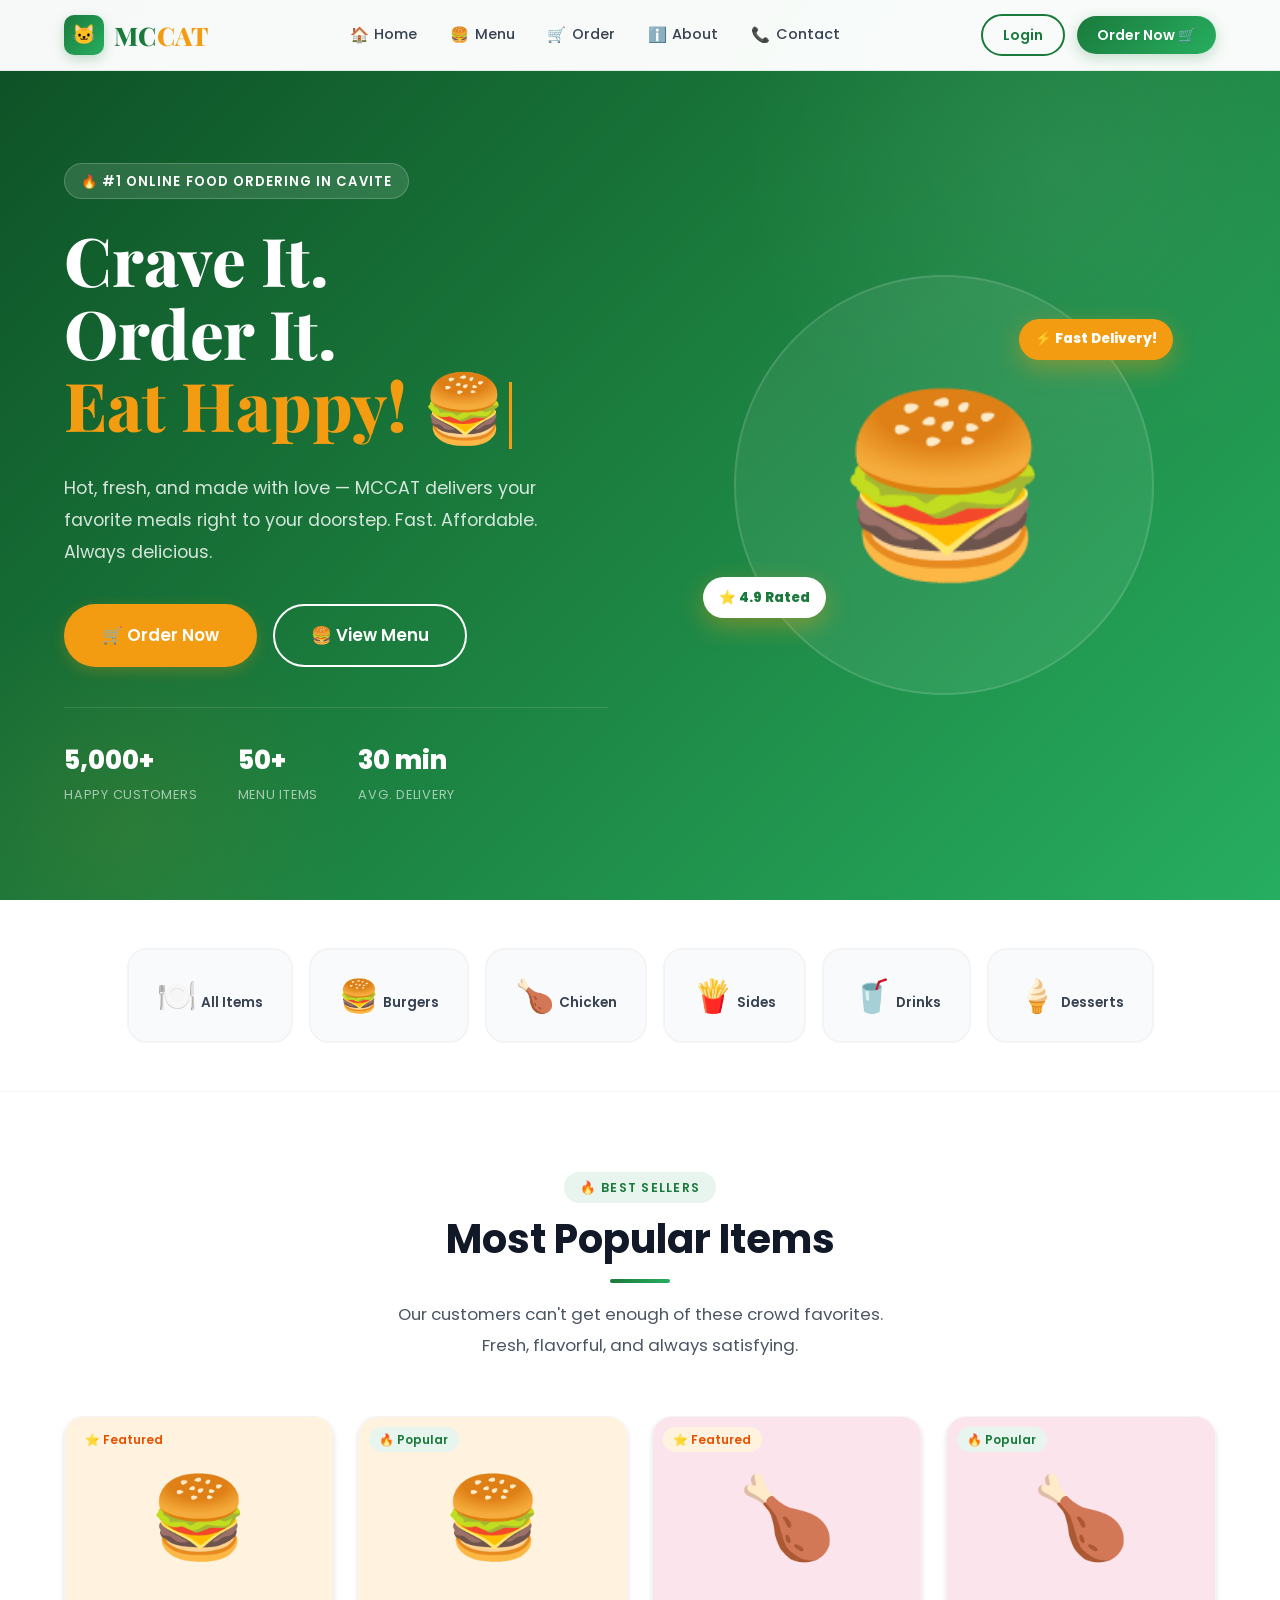
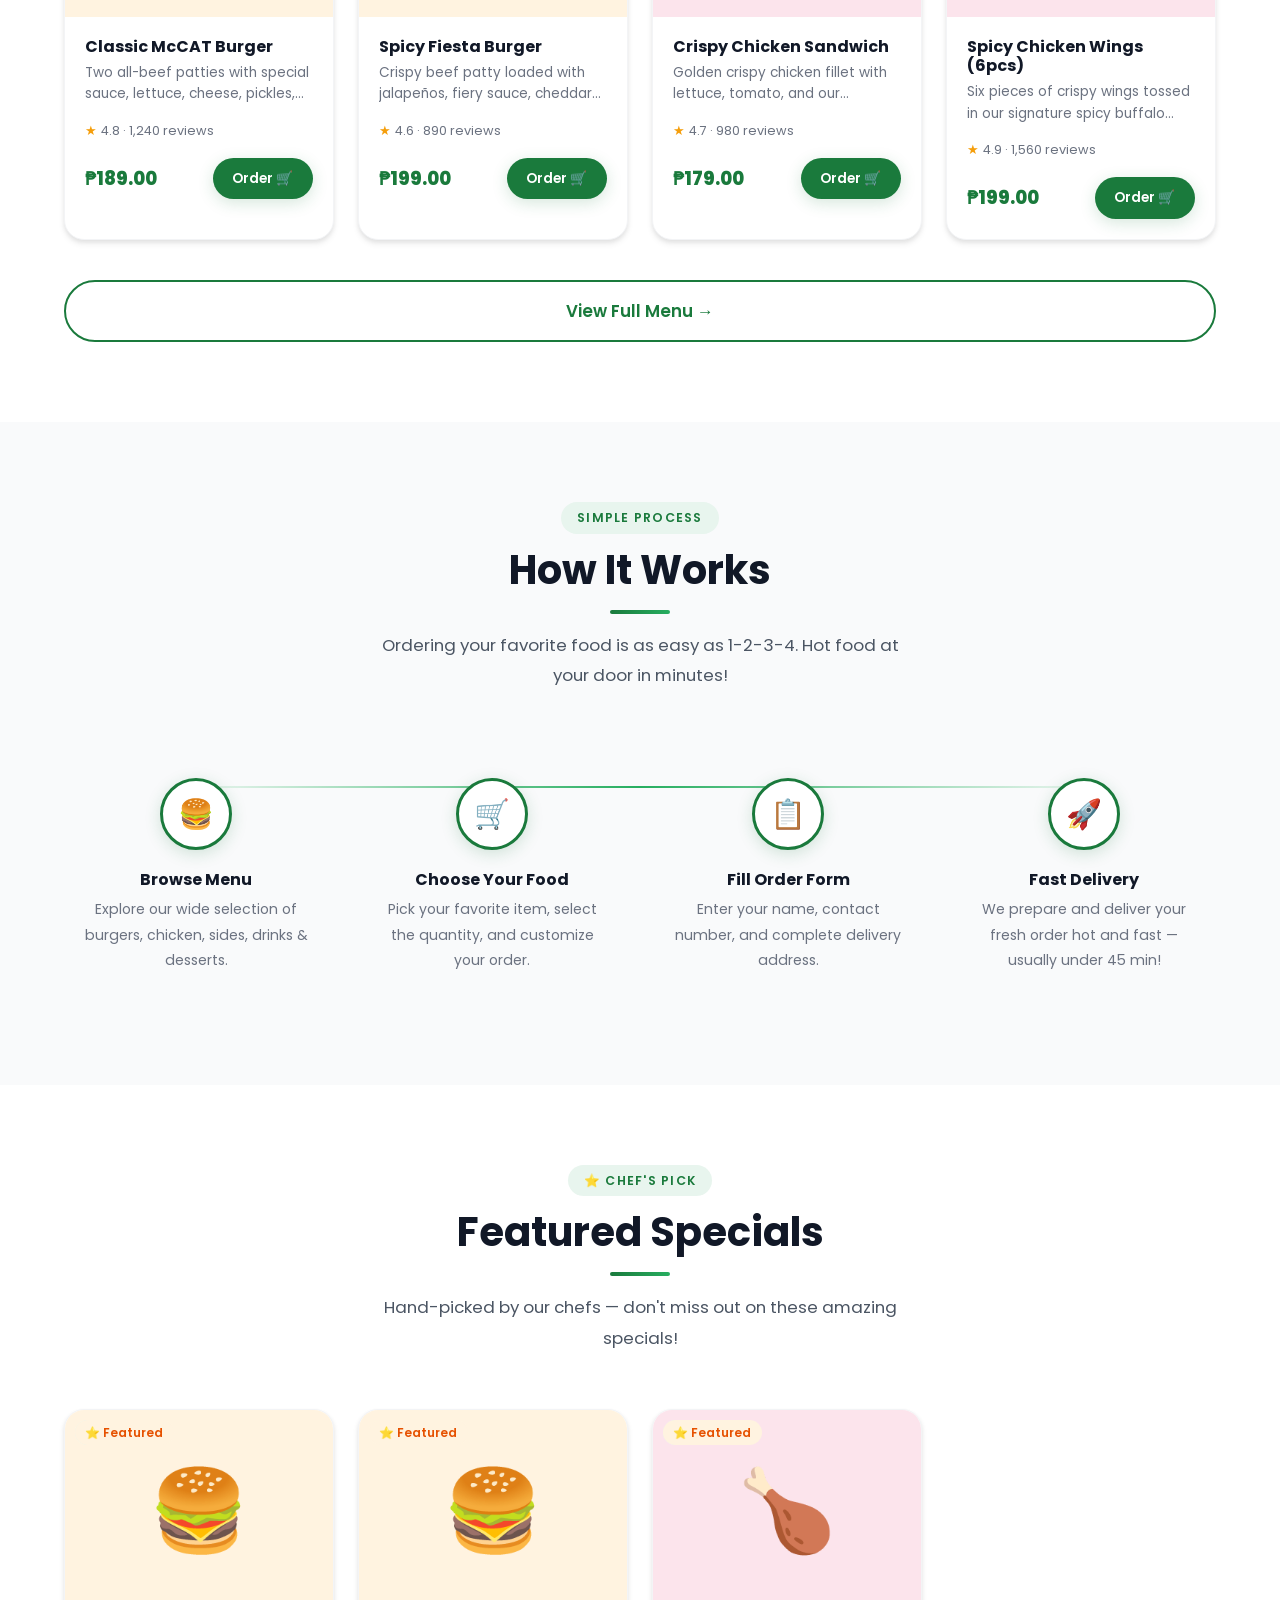
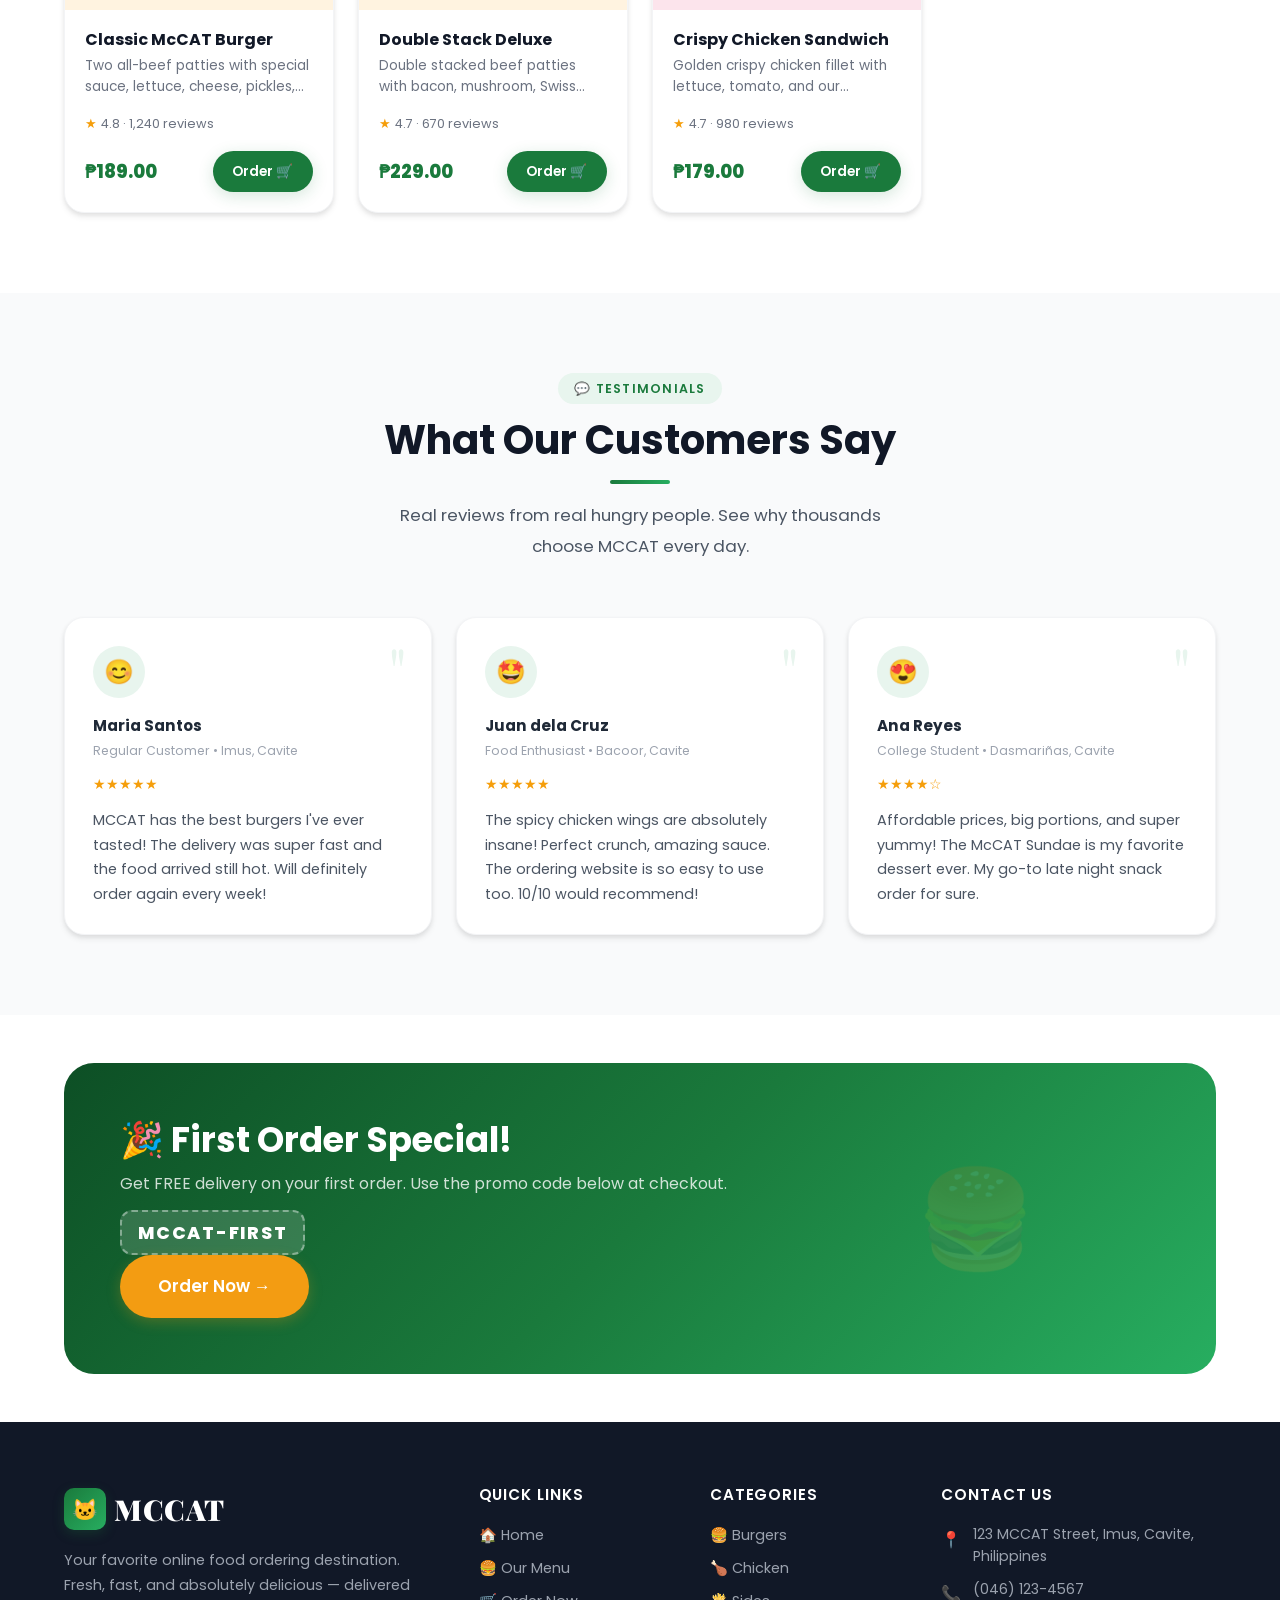
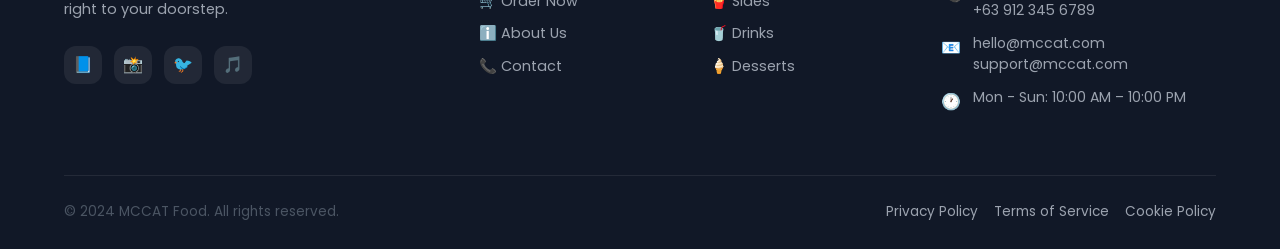
<file: index.html>
<!DOCTYPE html>
<html lang="en">
<head>
  <meta charset="UTF-8" />
  <meta name="viewport" content="width=device-width, initial-scale=1.0" />
  <meta name="description" content="MCCAT - Fresh, fast, and absolutely delicious food delivered to your door." />
  <title>MCCAT - Fresh Food, Fast Delivery</title>

  <!-- CSS -->
  <link rel="stylesheet" href="css/style.css" />
  <link rel="stylesheet" href="css/navbar.css" />
  <link rel="stylesheet" href="css/animations.css" />

  <style>
    /* ── HERO ─────────────────────────────────────────────── */
    .hero {
      min-height: 100vh;
      background: linear-gradient(135deg, #0d4f25 0%, #1a7a3c 45%, #27ae60 100%);
      display: flex;
      align-items: center;
      position: relative;
      overflow: hidden;
      padding-top: 70px;
    }
    .hero::before {
      content: '';
      position: absolute;
      top: -20%;
      right: -10%;
      width: 700px;
      height: 700px;
      background: radial-gradient(circle, rgba(255,255,255,0.06) 0%, transparent 65%);
      pointer-events: none;
    }
    .hero::after {
      content: '';
      position: absolute;
      bottom: -20%;
      left: -10%;
      width: 500px;
      height: 500px;
      background: radial-gradient(circle, rgba(243,156,18,0.08) 0%, transparent 65%);
      pointer-events: none;
    }
    .hero-inner {
      display: grid;
      grid-template-columns: 1fr 1fr;
      align-items: center;
      gap: 4rem;
      position: relative;
      z-index: 1;
      padding: 4rem 0;
    }
    .hero-tag {
      display: inline-flex;
      align-items: center;
      gap: 0.5rem;
      background: rgba(255,255,255,0.12);
      border: 1px solid rgba(255,255,255,0.2);
      backdrop-filter: blur(8px);
      color: #fff;
      font-size: 0.82rem;
      font-weight: 600;
      letter-spacing: 0.08em;
      text-transform: uppercase;
      padding: 0.4rem 1rem;
      border-radius: 999px;
      margin-bottom: 1.5rem;
    }
    .hero-title {
      font-family: var(--font-display);
      font-size: clamp(2.8rem, 5.5vw, 4.2rem);
      font-weight: 800;
      color: #fff;
      line-height: 1.08;
      margin-bottom: 1.5rem;
    }
    .hero-title .accent { color: #f39c12; }
    .hero-title .typed-cursor {
      display: inline-block;
      width: 3px;
      height: 1em;
      background: #f39c12;
      vertical-align: text-bottom;
      animation: blink 0.8s step-end infinite;
      margin-left: 3px;
    }
    @keyframes blink { 0%,100%{opacity:1} 50%{opacity:0} }
    .hero-desc {
      color: rgba(255,255,255,0.82);
      font-size: 1.1rem;
      line-height: 1.8;
      margin-bottom: 2.25rem;
      max-width: 480px;
    }
    .hero-actions {
      display: flex;
      gap: 1rem;
      flex-wrap: wrap;
      margin-bottom: 2.5rem;
    }
    .hero-stats {
      display: flex;
      gap: 2.5rem;
      padding-top: 2rem;
      border-top: 1px solid rgba(255,255,255,0.12);
    }
    .hero-stat-value {
      font-size: 1.6rem;
      font-weight: 800;
      color: #fff;
      display: block;
    }
    .hero-stat-label {
      font-size: 0.8rem;
      color: rgba(255,255,255,0.6);
      text-transform: uppercase;
      letter-spacing: 0.06em;
    }

    /* Hero Visual Side */
    .hero-visual {
      display: flex;
      align-items: center;
      justify-content: center;
      position: relative;
    }
    .hero-plate {
      width: 420px;
      height: 420px;
      border-radius: 50%;
      background: rgba(255,255,255,0.07);
      border: 2px solid rgba(255,255,255,0.12);
      display: flex;
      align-items: center;
      justify-content: center;
      font-size: 11rem;
      position: relative;
      animation: float 4s ease-in-out infinite;
    }
    .hero-badge {
      position: absolute;
      background: #f39c12;
      color: #fff;
      font-weight: 800;
      font-size: 0.85rem;
      padding: 0.6rem 1rem;
      border-radius: 999px;
      box-shadow: 0 8px 24px rgba(243,156,18,0.4);
      white-space: nowrap;
    }
    .hero-badge.top    { top: 10%;  right: -5%; }
    .hero-badge.bottom { bottom: 18%; left: -8%; background: #fff; color: var(--primary); }

    /* ── CATEGORIES STRIP ─────────────────────────────────── */
    .categories-strip {
      background: var(--white);
      padding: 3rem 0;
      border-bottom: 1px solid var(--gray-100);
    }
    .cat-grid {
      display: flex;
      gap: 1rem;
      justify-content: center;
      flex-wrap: wrap;
    }
    .cat-card {
      display: flex;
      flex-direction: column;
      align-items: center;
      gap: 0.6rem;
      padding: 1.25rem 1.75rem;
      border-radius: var(--radius-lg);
      background: var(--gray-50, #f9fafb);
      border: 2px solid var(--gray-100);
      cursor: pointer;
      transition: var(--transition);
      text-decoration: none;
      color: var(--gray-700);
      min-width: 110px;
    }
    .cat-card:hover, .cat-card.active {
      background: var(--primary-pale);
      border-color: var(--primary);
      color: var(--primary);
      transform: translateY(-4px);
      box-shadow: var(--shadow-green);
    }
    .cat-card .emoji { font-size: 2rem; }
    .cat-card span   { font-size: 0.85rem; font-weight: 600; }

    /* ── POPULAR FOODS ────────────────────────────────────── */
    .popular-grid {
      display: grid;
      grid-template-columns: repeat(auto-fill, minmax(250px, 1fr));
      gap: 1.5rem;
    }

    /* ── HOW IT WORKS ─────────────────────────────────────── */
    .how-section { background: var(--gray-50, #f9fafb); }
    .steps-grid {
      display: grid;
      grid-template-columns: repeat(4, 1fr);
      gap: 2rem;
      position: relative;
    }
    .steps-grid::before {
      content: '';
      position: absolute;
      top: 40px;
      left: 12%;
      right: 12%;
      height: 2px;
      background: linear-gradient(90deg, var(--primary-pale), var(--primary-light), var(--primary-pale));
    }
    .step-card {
      text-align: center;
      padding: 2rem 1rem;
      position: relative;
    }
    .step-number {
      width: 72px;
      height: 72px;
      border-radius: 50%;
      background: var(--white);
      border: 3px solid var(--primary);
      display: flex;
      align-items: center;
      justify-content: center;
      font-size: 1.8rem;
      margin: 0 auto 1.25rem;
      box-shadow: var(--shadow-green);
      position: relative;
      z-index: 1;
      transition: var(--transition);
    }
    .step-card:hover .step-number {
      background: var(--primary);
      transform: scale(1.1);
    }
    .step-card h4 { margin-bottom: 0.5rem; font-size: 1rem; }
    .step-card p  { font-size: 0.88rem; color: var(--gray-500); }

    /* ── REVIEWS ──────────────────────────────────────────── */
    .reviews-grid {
      display: grid;
      grid-template-columns: repeat(3, 1fr);
      gap: 1.5rem;
    }
    .review-card {
      background: var(--white);
      border-radius: var(--radius-lg);
      padding: 1.75rem;
      box-shadow: var(--shadow-md);
      border: 1px solid var(--gray-100);
      transition: var(--transition);
      position: relative;
    }
    .review-card::before {
      content: '"';
      position: absolute;
      top: 1.25rem;
      right: 1.5rem;
      font-family: var(--font-display);
      font-size: 4rem;
      color: var(--primary-pale);
      line-height: 1;
    }
    .review-card:hover { transform: translateY(-5px); box-shadow: var(--shadow-lg); }
    .review-avatar {
      width: 52px;
      height: 52px;
      border-radius: 50%;
      background: var(--primary-pale);
      display: flex;
      align-items: center;
      justify-content: center;
      font-size: 1.5rem;
      margin-bottom: 1rem;
    }
    .review-name   { font-weight: 700; font-size: 0.95rem; margin-bottom: 0.2rem; }
    .review-role   { font-size: 0.78rem; color: var(--gray-400); margin-bottom: 0.75rem; }
    .review-stars  { color: #f59e0b; font-size: 0.9rem; margin-bottom: 0.75rem; }
    .review-text   { font-size: 0.9rem; color: var(--gray-600); line-height: 1.7; }

    /* ── PROMO BANNER ─────────────────────────────────────── */
    .promo-banner {
      background: linear-gradient(135deg, #0d4f25, var(--primary), #27ae60);
      border-radius: var(--radius-xl);
      padding: 3.5rem;
      display: grid;
      grid-template-columns: 1fr auto;
      gap: 2rem;
      align-items: center;
      position: relative;
      overflow: hidden;
    }
    .promo-banner::before {
      content: '🍔';
      position: absolute;
      right: 180px;
      top: 50%;
      transform: translateY(-50%);
      font-size: 6rem;
      opacity: 0.12;
    }
    .promo-banner h2 { color: #fff; font-size: clamp(1.5rem,3vw,2.2rem); margin-bottom: 0.5rem; }
    .promo-banner p  { color: rgba(255,255,255,0.8); margin-bottom: 0; }
    .promo-code {
      display: inline-block;
      background: rgba(255,255,255,0.15);
      border: 2px dashed rgba(255,255,255,0.4);
      color: #fff;
      font-weight: 800;
      font-size: 1.1rem;
      padding: 0.4rem 1rem;
      border-radius: var(--radius-md);
      letter-spacing: 0.1em;
      margin-top: 0.75rem;
    }

    /* ── RESPONSIVE ───────────────────────────────────────── */
    @media (max-width: 900px) {
      .hero-inner { grid-template-columns: 1fr; text-align: center; }
      .hero-visual { display: none; }
      .hero-actions { justify-content: center; }
      .hero-stats   { justify-content: center; }
      .steps-grid   { grid-template-columns: repeat(2,1fr); }
      .steps-grid::before { display: none; }
      .reviews-grid { grid-template-columns: 1fr; }
      .promo-banner { grid-template-columns: 1fr; text-align: center; }
      .promo-banner .btn { width: 100%; justify-content: center; }
    }
    @media (max-width: 600px) {
      .steps-grid { grid-template-columns: 1fr; }
      .hero-plate { width: 280px; height: 280px; font-size: 7rem; }
    }
  </style>
</head>
<body>

  <!-- ╔══════════════════════════════════════════════════════╗
       ║  NAVBAR  (component loaded via JS)                  ║
       ╚══════════════════════════════════════════════════════╝ -->
  <div id="navbarPlaceholder"></div>

  <!-- ╔══════════════════════════════════════════════════════╗
       ║  HERO SECTION                                        ║
       ╚══════════════════════════════════════════════════════╝ -->
  <section class="hero hero-floats">
    <div class="container">
      <div class="hero-inner">

        <!-- Left: Text -->
        <div class="hero-content">
          <div class="hero-tag animate-fadeInDown">🔥 #1 Online Food Ordering in Cavite</div>

          <h1 class="hero-title animate-fadeInUp delay-100">
            Crave It.<br>
            Order It.<br>
            <span class="accent" id="typedText" data-texts='["Eat Happy! 🍔","Stay Delicious! 🍗","Love Every Bite! 🍟"]'>Eat Happy!</span><span class="typed-cursor"></span>
          </h1>

          <p class="hero-desc animate-fadeInUp delay-200">
            Hot, fresh, and made with love — MCCAT delivers your favorite meals right to your doorstep. 
            Fast. Affordable. Always delicious.
          </p>

          <div class="hero-actions animate-fadeInUp delay-300">
            <a href="order.html" class="btn btn-accent btn-lg hover-shine">
              🛒 Order Now
            </a>
            <a href="menu.html" class="btn btn-outline btn-lg">
              🍔 View Menu
            </a>
          </div>

          <div class="hero-stats animate-fadeInUp delay-400">
            <div>
              <span class="hero-stat-value counter" data-target="5000" data-suffix="+">0</span>
              <span class="hero-stat-label">Happy Customers</span>
            </div>
            <div>
              <span class="hero-stat-value counter" data-target="50" data-suffix="+">0</span>
              <span class="hero-stat-label">Menu Items</span>
            </div>
            <div>
              <span class="hero-stat-value counter" data-target="30" data-suffix=" min">0</span>
              <span class="hero-stat-label">Avg. Delivery</span>
            </div>
          </div>
        </div>

        <!-- Right: Visual -->
        <div class="hero-visual animate-scaleIn delay-300">
          <div class="hero-plate">
            🍔
            <div class="hero-badge top">⚡ Fast Delivery!</div>
            <div class="hero-badge bottom">⭐ 4.9 Rated</div>
          </div>
        </div>

      </div>
    </div>
  </section>

  <!-- ╔══════════════════════════════════════════════════════╗
       ║  CATEGORIES STRIP                                    ║
       ╚══════════════════════════════════════════════════════╝ -->
  <section class="categories-strip">
    <div class="container">
      <div class="cat-grid">
        <a href="menu.html" class="cat-card reveal">
          <span class="emoji">🍽️</span>
          <span>All Items</span>
        </a>
        <a href="menu.html?cat=burgers" class="cat-card reveal delay-100">
          <span class="emoji">🍔</span>
          <span>Burgers</span>
        </a>
        <a href="menu.html?cat=chicken" class="cat-card reveal delay-200">
          <span class="emoji">🍗</span>
          <span>Chicken</span>
        </a>
        <a href="menu.html?cat=sides" class="cat-card reveal delay-300">
          <span class="emoji">🍟</span>
          <span>Sides</span>
        </a>
        <a href="menu.html?cat=drinks" class="cat-card reveal delay-400">
          <span class="emoji">🥤</span>
          <span>Drinks</span>
        </a>
        <a href="menu.html?cat=desserts" class="cat-card reveal delay-500">
          <span class="emoji">🍦</span>
          <span>Desserts</span>
        </a>
      </div>
    </div>
  </section>

  <!-- ╔══════════════════════════════════════════════════════╗
       ║  POPULAR FOODS                                       ║
       ╚══════════════════════════════════════════════════════╝ -->
  <section class="section">
    <div class="container">
      <div class="section-header reveal">
        <span class="tag">🔥 Best Sellers</span>
        <h2>Most Popular Items</h2>
        <div class="divider"></div>
        <p>Our customers can't get enough of these crowd favorites. Fresh, flavorful, and always satisfying.</p>
      </div>

      <div class="popular-grid" id="popularFoodsGrid">
        <!-- Loaded dynamically by JS -->
        <div class="skeleton-card"><div class="skeleton skeleton-img"></div><div class="skeleton skeleton-title"></div><div class="skeleton skeleton-text medium"></div><div class="skeleton skeleton-btn"></div></div>
        <div class="skeleton-card"><div class="skeleton skeleton-img"></div><div class="skeleton skeleton-title"></div><div class="skeleton skeleton-text medium"></div><div class="skeleton skeleton-btn"></div></div>
        <div class="skeleton-card"><div class="skeleton skeleton-img"></div><div class="skeleton skeleton-title"></div><div class="skeleton skeleton-text medium"></div><div class="skeleton skeleton-btn"></div></div>
        <div class="skeleton-card"><div class="skeleton skeleton-img"></div><div class="skeleton skeleton-title"></div><div class="skeleton skeleton-text medium"></div><div class="skeleton skeleton-btn"></div></div>
      </div>

      <div class="text-center mt-4" style="margin-top:2.5rem;">
        <a href="menu.html" class="btn btn-secondary btn-lg reveal">View Full Menu →</a>
      </div>
    </div>
  </section>

  <!-- ╔══════════════════════════════════════════════════════╗
       ║  HOW IT WORKS                                        ║
       ╚══════════════════════════════════════════════════════╝ -->
  <section class="section how-section">
    <div class="container">
      <div class="section-header reveal">
        <span class="tag">Simple Process</span>
        <h2>How It Works</h2>
        <div class="divider"></div>
        <p>Ordering your favorite food is as easy as 1-2-3-4. Hot food at your door in minutes!</p>
      </div>

      <div class="steps-grid stagger">
        <div class="step-card reveal">
          <div class="step-number">🍔</div>
          <h4>Browse Menu</h4>
          <p>Explore our wide selection of burgers, chicken, sides, drinks & desserts.</p>
        </div>
        <div class="step-card reveal">
          <div class="step-number">🛒</div>
          <h4>Choose Your Food</h4>
          <p>Pick your favorite item, select the quantity, and customize your order.</p>
        </div>
        <div class="step-card reveal">
          <div class="step-number">📋</div>
          <h4>Fill Order Form</h4>
          <p>Enter your name, contact number, and complete delivery address.</p>
        </div>
        <div class="step-card reveal">
          <div class="step-number">🚀</div>
          <h4>Fast Delivery</h4>
          <p>We prepare and deliver your fresh order hot and fast — usually under 45 min!</p>
        </div>
      </div>
    </div>
  </section>

  <!-- ╔══════════════════════════════════════════════════════╗
       ║  FEATURED ITEMS                                      ║
       ╚══════════════════════════════════════════════════════╝ -->
  <section class="section">
    <div class="container">
      <div class="section-header reveal">
        <span class="tag">⭐ Chef's Pick</span>
        <h2>Featured Specials</h2>
        <div class="divider"></div>
        <p>Hand-picked by our chefs — don't miss out on these amazing specials!</p>
      </div>

      <div class="popular-grid" id="featuredFoodsGrid">
        <div class="skeleton-card"><div class="skeleton skeleton-img"></div><div class="skeleton skeleton-title"></div><div class="skeleton skeleton-text medium"></div><div class="skeleton skeleton-btn"></div></div>
        <div class="skeleton-card"><div class="skeleton skeleton-img"></div><div class="skeleton skeleton-title"></div><div class="skeleton skeleton-text medium"></div><div class="skeleton skeleton-btn"></div></div>
        <div class="skeleton-card"><div class="skeleton skeleton-img"></div><div class="skeleton skeleton-title"></div><div class="skeleton skeleton-text medium"></div><div class="skeleton skeleton-btn"></div></div>
      </div>
    </div>
  </section>

  <!-- ╔══════════════════════════════════════════════════════╗
       ║  REVIEWS                                             ║
       ╚══════════════════════════════════════════════════════╝ -->
  <section class="section" style="background:var(--gray-50,#f9fafb);">
    <div class="container">
      <div class="section-header reveal">
        <span class="tag">💬 Testimonials</span>
        <h2>What Our Customers Say</h2>
        <div class="divider"></div>
        <p>Real reviews from real hungry people. See why thousands choose MCCAT every day.</p>
      </div>

      <div class="reviews-grid stagger">
        <div class="review-card reveal">
          <div class="review-avatar">😊</div>
          <div class="review-name">Maria Santos</div>
          <div class="review-role">Regular Customer • Imus, Cavite</div>
          <div class="review-stars">★★★★★</div>
          <p class="review-text">MCCAT has the best burgers I've ever tasted! The delivery was super fast and the food arrived still hot. Will definitely order again every week!</p>
        </div>
        <div class="review-card reveal delay-100">
          <div class="review-avatar">🤩</div>
          <div class="review-name">Juan dela Cruz</div>
          <div class="review-role">Food Enthusiast • Bacoor, Cavite</div>
          <div class="review-stars">★★★★★</div>
          <p class="review-text">The spicy chicken wings are absolutely insane! Perfect crunch, amazing sauce. The ordering website is so easy to use too. 10/10 would recommend!</p>
        </div>
        <div class="review-card reveal delay-200">
          <div class="review-avatar">😍</div>
          <div class="review-name">Ana Reyes</div>
          <div class="review-role">College Student • Dasmariñas, Cavite</div>
          <div class="review-stars">★★★★☆</div>
          <p class="review-text">Affordable prices, big portions, and super yummy! The McCAT Sundae is my favorite dessert ever. My go-to late night snack order for sure.</p>
        </div>
      </div>
    </div>
  </section>

  <!-- ╔══════════════════════════════════════════════════════╗
       ║  PROMO BANNER                                        ║
       ╚══════════════════════════════════════════════════════╝ -->
  <section class="section-sm">
    <div class="container">
      <div class="promo-banner reveal">
        <div>
          <h2>🎉 First Order Special!</h2>
          <p>Get FREE delivery on your first order. Use the promo code below at checkout.</p>
          <div class="promo-code">MCCAT-FIRST</div>
        </div>
        <a href="order.html" class="btn btn-accent btn-lg hover-shine">Order Now →</a>
      </div>
    </div>
  </section>

  <!-- ╔══════════════════════════════════════════════════════╗
       ║  FOOTER                                              ║
       ╚══════════════════════════════════════════════════════╝ -->
  <div id="footerPlaceholder"></div>

  <!-- Back to Top -->
  <button id="backToTop" aria-label="Back to top">↑</button>

  <!-- Toast Container -->
  <div class="toast-container" id="toastContainer"></div>

  <!-- ╔══════════════════════════════════════════════════════╗
       ║  SCRIPTS                                             ║
       ╚══════════════════════════════════════════════════════╝ -->
  <script src="js/validation.js"></script>
  <script src="js/navbar.js"></script>
  <script src="js/animations.js"></script>

  <script>
    /* ── Load Navbar & Footer Components ─────────────────── */
    async function loadComponent(id, file) {
      try {
        const res  = await fetch(file);
        const html = await res.text();
        document.getElementById(id).innerHTML = html;
      } catch (e) {
        console.warn('Could not load component:', file);
      }
    }

    loadComponent('navbarPlaceholder', 'components/navbar.html');
    loadComponent('footerPlaceholder', 'components/footer.html');

    /* ── Load Popular & Featured Foods ───────────────────── */
    async function loadHomeFoods() {
      try {
        // PHP BACKEND: Replace with fetch('api/foods.php?featured=1')
        const res  = await fetch('data/foods.json');
        const data = await res.json();
        const all  = data.foods || [];

        renderHomeGrid('popularFoodsGrid',  all.filter(f => f.popular),  4);
        renderHomeGrid('featuredFoodsGrid', all.filter(f => f.featured), 3);
      } catch (e) {
        console.error('Failed to load home foods:', e);
      }
    }

    function renderHomeGrid(containerId, foods, limit) {
      const container = document.getElementById(containerId);
      if (!container) return;
      const items = foods.slice(0, limit);
      if (!items.length) { container.style.display = 'none'; return; }

      const emojiMap = { burgers:'🍔', chicken:'🍗', sides:'🍟', drinks:'🥤', desserts:'🍦' };
      const bgMap    = { burgers:'#fff3e0', chicken:'#fce4ec', sides:'#fffde7', drinks:'#e3f2fd', desserts:'#fce4ec' };

      container.innerHTML = items.map((f, i) => `
        <div class="food-card hover-lift reveal" style="animation-delay:${i*0.08}s">
          <div style="height:200px;background:${bgMap[f.category]||'#e8f5ee'};display:flex;align-items:center;justify-content:center;font-size:5rem;position:relative;">
            ${f.popular  ? '<span class="badge badge-green"  style="position:absolute;top:10px;left:10px;">🔥 Popular</span>'  : ''}
            ${f.featured ? '<span class="badge badge-orange" style="position:absolute;top:10px;left:10px;">⭐ Featured</span>' : ''}
            ${emojiMap[f.category]||'🍽️'}
          </div>
          <div class="food-card-body">
            <h3 class="food-card-name">${f.name}</h3>
            <p class="food-card-desc">${f.description}</p>
            <div class="food-card-rating mb-2">
              <span style="color:#f59e0b">★</span> ${f.rating} · ${f.reviews.toLocaleString()} reviews
            </div>
            <div class="food-card-footer">
              <span class="food-card-price">₱${f.price.toFixed(2)}</span>
              <a href="order.html?food=${f.id}" class="btn btn-primary btn-sm hover-shine">Order 🛒</a>
            </div>
          </div>
        </div>
      `).join('');

      // Trigger reveal
      setTimeout(() => container.querySelectorAll('.reveal').forEach(el => el.classList.add('visible')), 100);
    }

    loadHomeFoods();
  </script>
</body>
</html>
</file>
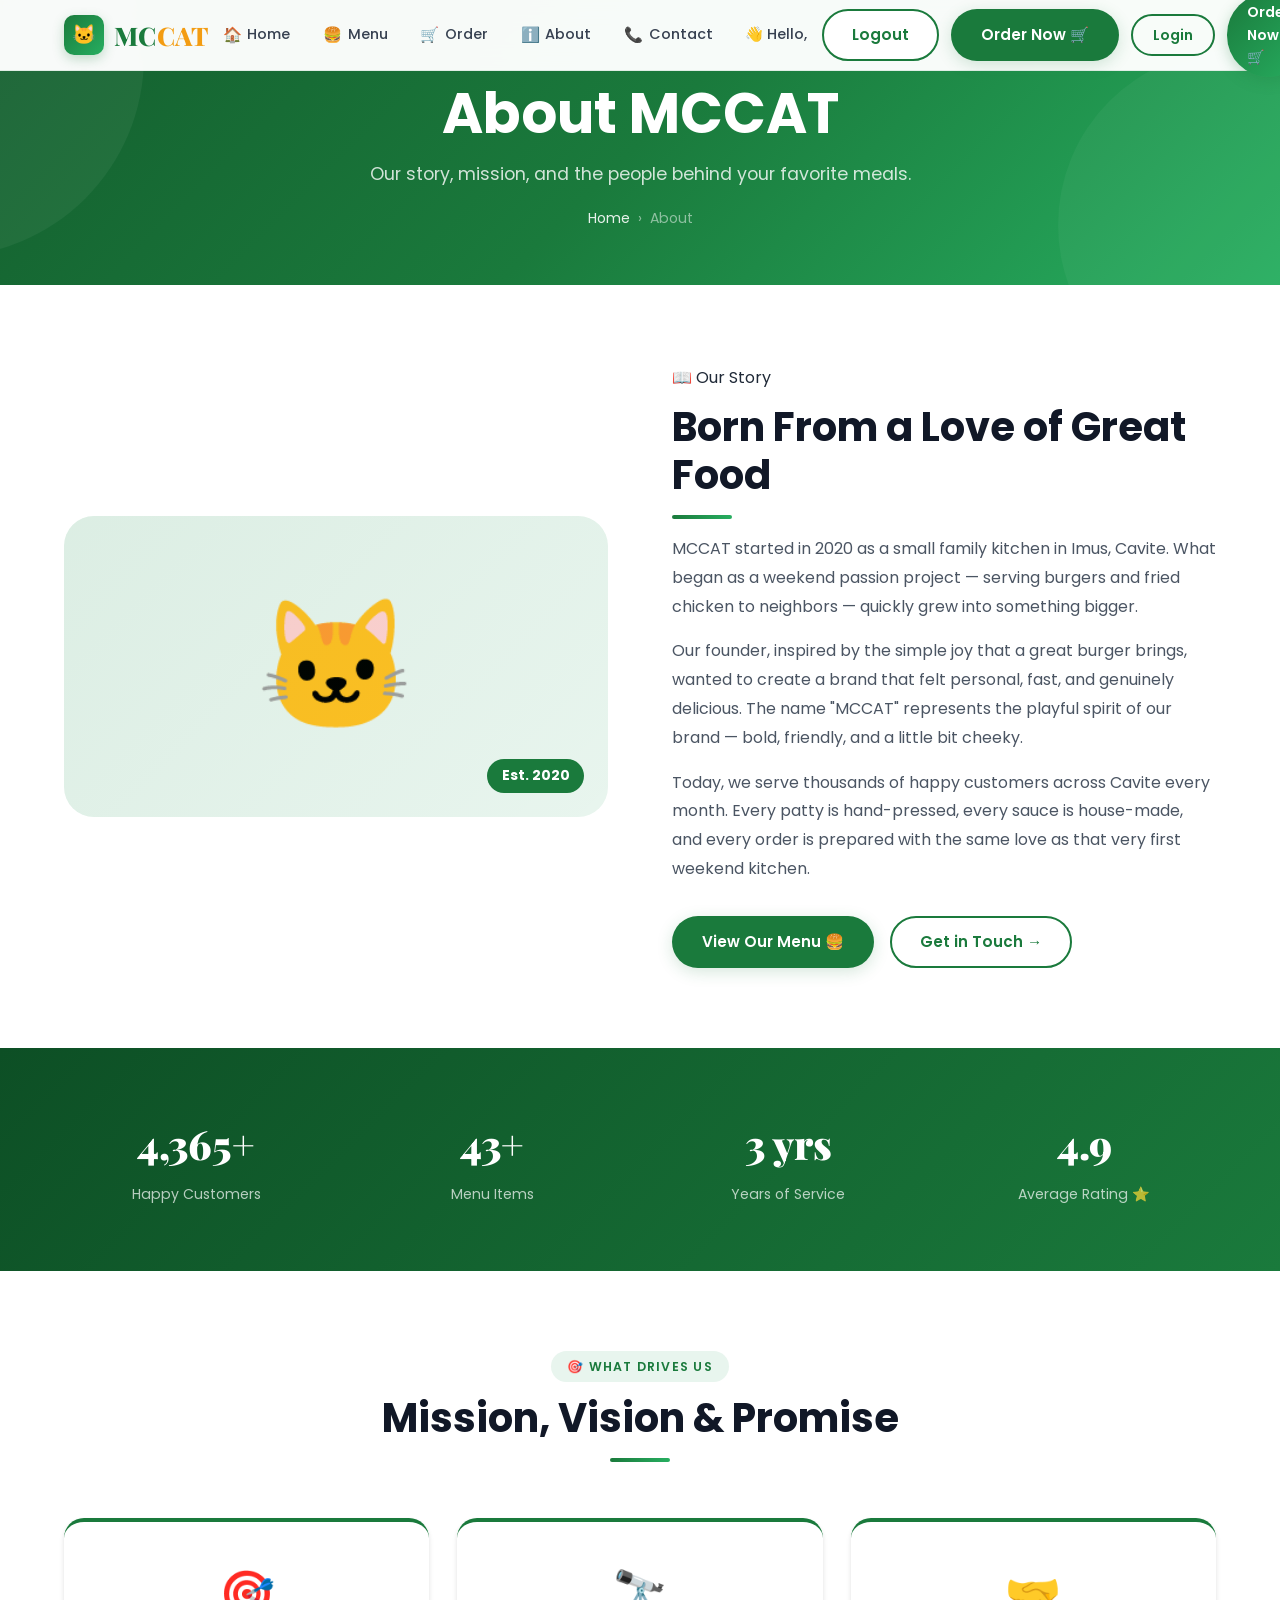
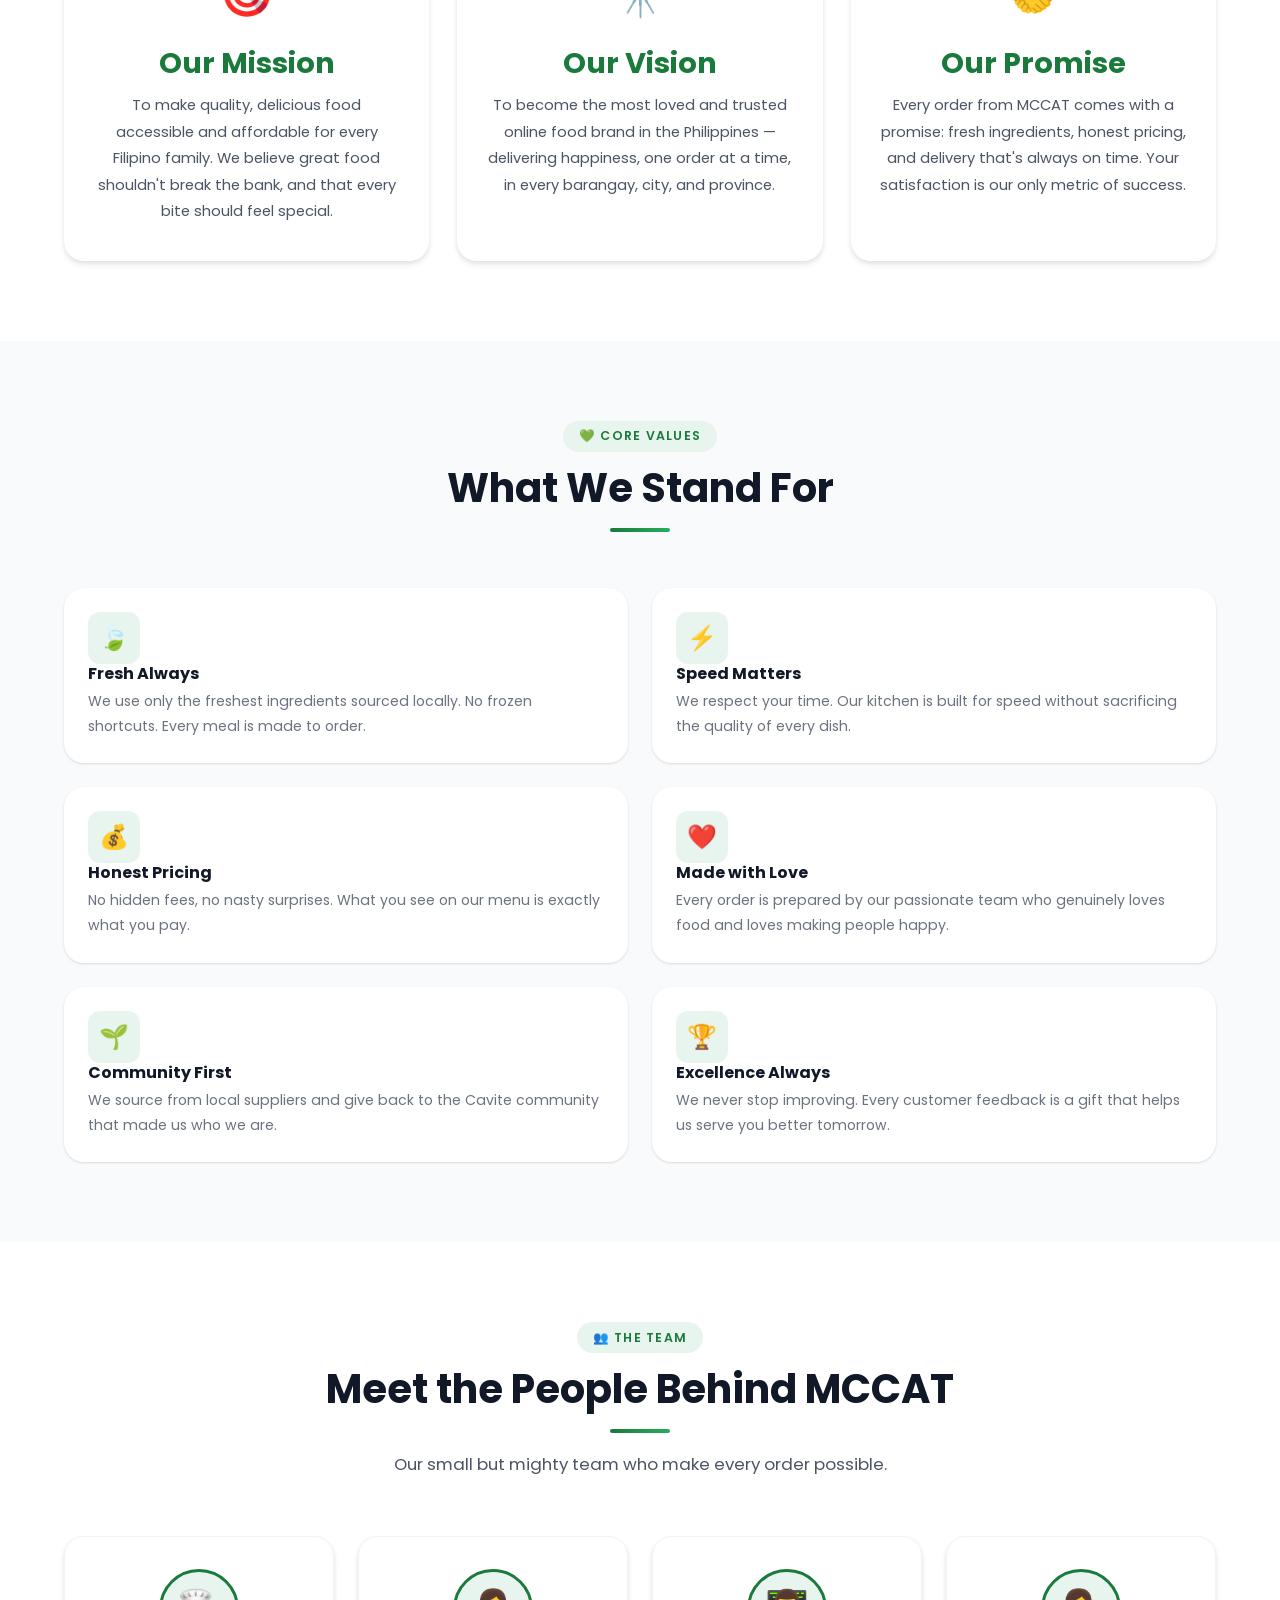
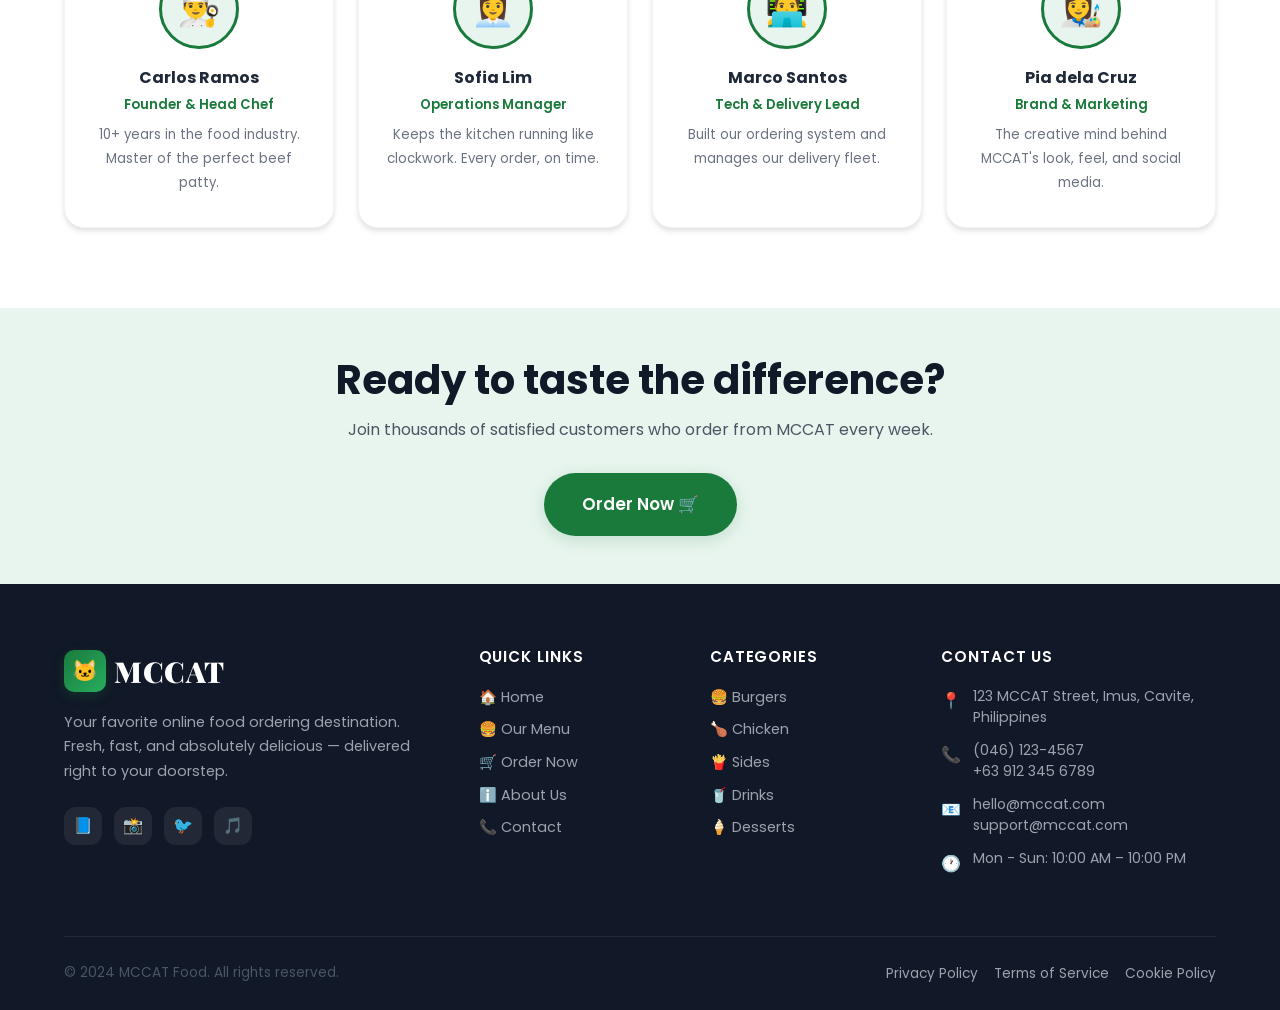
<file: about.html>
<!DOCTYPE html>
<html lang="en">
<head>
  <meta charset="UTF-8" />
  <meta name="viewport" content="width=device-width, initial-scale=1.0" />
  <title>About Us — MCCAT</title>
  <link rel="stylesheet" href="css/style.css" />
  <link rel="stylesheet" href="css/navbar.css" />
  <link rel="stylesheet" href="css/animations.css" />

  <style>
    /* ── ABOUT PAGE ───────────────────────────────────── */
    .story-grid {
      display: grid;
      grid-template-columns: 1fr 1fr;
      gap: 4rem;
      align-items: center;
    }
    .story-visual {
      background: var(--primary-pale);
      border-radius: var(--radius-xl);
      padding: 3rem;
      text-align: center;
      font-size: 8rem;
      position: relative;
      overflow: hidden;
    }
    .story-visual::before {
      content: '';
      position: absolute;
      inset: 0;
      background: linear-gradient(135deg, rgba(26,122,60,0.06), transparent);
    }
    .story-visual .year-badge {
      position: absolute;
      bottom: 1.5rem;
      right: 1.5rem;
      background: var(--primary);
      color: #fff;
      font-size: 0.85rem;
      font-weight: 700;
      padding: 0.4rem 0.9rem;
      border-radius: var(--radius-full);
    }

    /* MVV Cards */
    .mvv-grid {
      display: grid;
      grid-template-columns: repeat(3, 1fr);
      gap: 1.75rem;
    }
    .mvv-card {
      background: var(--white);
      border-radius: var(--radius-lg);
      padding: 2.25rem 1.75rem;
      box-shadow: var(--shadow-md);
      border-top: 4px solid var(--primary);
      transition: var(--transition);
      text-align: center;
    }
    .mvv-card:hover { transform: translateY(-5px); box-shadow: var(--shadow-lg); }
    .mvv-icon {
      font-size: 2.8rem;
      margin-bottom: 1rem;
      display: block;
    }
    .mvv-card h3 { color: var(--primary); margin-bottom: 0.75rem; }
    .mvv-card p  { font-size: 0.92rem; line-height: 1.8; }

    /* Values */
    .values-section { background: var(--gray-50,#f9fafb); }
    .values-grid {
      display: grid;
      grid-template-columns: repeat(2, 1fr);
      gap: 1.5rem;
    }
    .value-item {
      display: flex;
      gap: 1.25rem;
      align-items: flex-start;
      padding: 1.5rem;
      background: var(--white);
      border-radius: var(--radius-lg);
      box-shadow: var(--shadow-sm);
      transition: var(--transition);
    }
    .value-item:hover { transform: translateX(5px); box-shadow: var(--shadow-md); }
    .value-icon {
      width: 52px;
      height: 52px;
      border-radius: var(--radius-md);
      background: var(--primary-pale);
      display: flex;
      align-items: center;
      justify-content: center;
      font-size: 1.5rem;
      flex-shrink: 0;
    }
    .value-item h4 { margin-bottom: 0.35rem; font-size: 1rem; }
    .value-item p  { font-size: 0.88rem; color: var(--gray-500); margin: 0; }

    /* Team */
    .team-grid {
      display: grid;
      grid-template-columns: repeat(4, 1fr);
      gap: 1.5rem;
    }
    .team-card {
      background: var(--white);
      border-radius: var(--radius-lg);
      padding: 2rem 1.25rem;
      text-align: center;
      box-shadow: var(--shadow-md);
      transition: var(--transition);
      border: 1px solid var(--gray-100);
    }
    .team-card:hover { transform: translateY(-6px); box-shadow: var(--shadow-lg); }
    .team-avatar {
      width: 80px;
      height: 80px;
      border-radius: 50%;
      background: var(--primary-pale);
      border: 3px solid var(--primary);
      display: flex;
      align-items: center;
      justify-content: center;
      font-size: 2.2rem;
      margin: 0 auto 1rem;
    }
    .team-name { font-weight: 700; font-size: 1rem; margin-bottom: 0.25rem; }
    .team-role { font-size: 0.82rem; color: var(--primary); font-weight: 600; margin-bottom: 0.5rem; }
    .team-desc { font-size: 0.83rem; color: var(--gray-500); }

    /* Stats */
    .stats-section {
      background: linear-gradient(135deg, #0d4f25, var(--primary));
      padding: 4rem 0;
    }
    .stats-grid {
      display: grid;
      grid-template-columns: repeat(4, 1fr);
      gap: 2rem;
      text-align: center;
    }
    .stat-value {
      font-size: 2.5rem;
      font-weight: 900;
      color: #fff;
      display: block;
      font-family: var(--font-display);
    }
    .stat-label {
      color: rgba(255,255,255,0.7);
      font-size: 0.88rem;
      margin-top: 0.35rem;
    }

    @media (max-width: 900px) {
      .story-grid { grid-template-columns: 1fr; }
      .mvv-grid    { grid-template-columns: 1fr; }
      .team-grid   { grid-template-columns: repeat(2,1fr); }
      .stats-grid  { grid-template-columns: repeat(2,1fr); }
    }
    @media (max-width: 600px) {
      .values-grid { grid-template-columns: 1fr; }
      .team-grid   { grid-template-columns: 1fr; }
      .stats-grid  { grid-template-columns: repeat(2,1fr); }
    }
  </style>
</head>
<body>

  <div id="navbarPlaceholder"></div>

  <!-- Hero -->
  <div class="page-hero">
    <div class="container">
      <h1 class="animate-fadeInDown">About MCCAT</h1>
      <p class="animate-fadeInUp delay-100">Our story, mission, and the people behind your favorite meals.</p>
      <div class="breadcrumb">
        <a href="index.php">Home</a> <span>›</span> <span>About</span>
      </div>
    </div>
  </div>

  <!-- ╔══════════════════════════════════════════════════════╗
       ║  OUR STORY                                           ║
       ╚══════════════════════════════════════════════════════╝ -->
  <section class="section">
    <div class="container">
      <div class="story-grid">

        <div class="story-visual reveal-left animate-float">
          🐱
          <div class="year-badge">Est. 2020</div>
        </div>

        <div class="reveal-right">
          <span class="tag">📖 Our Story</span>
          <h2 style="margin-top:0.75rem;">Born From a Love of Great Food</h2>
          <div class="divider" style="margin:1rem 0;"></div>
          <p>
            MCCAT started in 2020 as a small family kitchen in Imus, Cavite. What began as a weekend 
            passion project — serving burgers and fried chicken to neighbors — quickly grew into 
            something bigger. 
          </p>
          <p style="margin-top:1rem;">
            Our founder, inspired by the simple joy that a great burger brings, wanted to create 
            a brand that felt personal, fast, and genuinely delicious. The name "MCCAT" 
            represents the playful spirit of our brand — bold, friendly, and a little bit cheeky.
          </p>
          <p style="margin-top:1rem;">
            Today, we serve thousands of happy customers across Cavite every month. Every patty 
            is hand-pressed, every sauce is house-made, and every order is prepared with the same 
            love as that very first weekend kitchen.
          </p>
          <div style="display:flex;gap:1rem;margin-top:2rem;flex-wrap:wrap;">
            <a href="menu.php" class="btn btn-primary">View Our Menu 🍔</a>
            <a href="contact.php" class="btn btn-secondary">Get in Touch →</a>
          </div>
        </div>

      </div>
    </div>
  </section>

  <!-- ╔══════════════════════════════════════════════════════╗
       ║  STATS                                               ║
       ╚══════════════════════════════════════════════════════╝ -->
  <section class="stats-section">
    <div class="container">
      <div class="stats-grid stagger">
        <div class="reveal">
          <span class="stat-value counter" data-target="5000" data-suffix="+">0</span>
          <p class="stat-label">Happy Customers</p>
        </div>
        <div class="reveal delay-100">
          <span class="stat-value counter" data-target="50" data-suffix="+">0</span>
          <p class="stat-label">Menu Items</p>
        </div>
        <div class="reveal delay-200">
          <span class="stat-value counter" data-target="4" data-suffix=" yrs">0</span>
          <p class="stat-label">Years of Service</p>
        </div>
        <div class="reveal delay-300">
          <span class="stat-value">4.9</span>
          <p class="stat-label">Average Rating ⭐</p>
        </div>
      </div>
    </div>
  </section>

  <!-- ╔══════════════════════════════════════════════════════╗
       ║  MISSION · VISION · VALUES                           ║
       ╚══════════════════════════════════════════════════════╝ -->
  <section class="section">
    <div class="container">
      <div class="section-header reveal">
        <span class="tag">🎯 What Drives Us</span>
        <h2>Mission, Vision & Promise</h2>
        <div class="divider"></div>
      </div>

      <div class="mvv-grid stagger">
        <div class="mvv-card reveal">
          <span class="mvv-icon">🎯</span>
          <h3>Our Mission</h3>
          <p>
            To make quality, delicious food accessible and affordable for every Filipino family. 
            We believe great food shouldn't break the bank, and that every bite should feel special.
          </p>
        </div>
        <div class="mvv-card reveal delay-100">
          <span class="mvv-icon">🔭</span>
          <h3>Our Vision</h3>
          <p>
            To become the most loved and trusted online food brand in the Philippines — 
            delivering happiness, one order at a time, in every barangay, city, and province.
          </p>
        </div>
        <div class="mvv-card reveal delay-200">
          <span class="mvv-icon">🤝</span>
          <h3>Our Promise</h3>
          <p>
            Every order from MCCAT comes with a promise: fresh ingredients, honest pricing, 
            and delivery that's always on time. Your satisfaction is our only metric of success.
          </p>
        </div>
      </div>
    </div>
  </section>

  <!-- ╔══════════════════════════════════════════════════════╗
       ║  CORE VALUES                                         ║
       ╚══════════════════════════════════════════════════════╝ -->
  <section class="section values-section">
    <div class="container">
      <div class="section-header reveal">
        <span class="tag">💚 Core Values</span>
        <h2>What We Stand For</h2>
        <div class="divider"></div>
      </div>

      <div class="values-grid stagger">
        <div class="value-item reveal">
          <div class="value-icon">🍃</div>
          <div>
            <h4>Fresh Always</h4>
            <p>We use only the freshest ingredients sourced locally. No frozen shortcuts. Every meal is made to order.</p>
          </div>
        </div>
        <div class="value-item reveal delay-100">
          <div class="value-icon">⚡</div>
          <div>
            <h4>Speed Matters</h4>
            <p>We respect your time. Our kitchen is built for speed without sacrificing the quality of every dish.</p>
          </div>
        </div>
        <div class="value-item reveal delay-200">
          <div class="value-icon">💰</div>
          <div>
            <h4>Honest Pricing</h4>
            <p>No hidden fees, no nasty surprises. What you see on our menu is exactly what you pay.</p>
          </div>
        </div>
        <div class="value-item reveal delay-300">
          <div class="value-icon">❤️</div>
          <div>
            <h4>Made with Love</h4>
            <p>Every order is prepared by our passionate team who genuinely loves food and loves making people happy.</p>
          </div>
        </div>
        <div class="value-item reveal delay-400">
          <div class="value-icon">🌱</div>
          <div>
            <h4>Community First</h4>
            <p>We source from local suppliers and give back to the Cavite community that made us who we are.</p>
          </div>
        </div>
        <div class="value-item reveal delay-500">
          <div class="value-icon">🏆</div>
          <div>
            <h4>Excellence Always</h4>
            <p>We never stop improving. Every customer feedback is a gift that helps us serve you better tomorrow.</p>
          </div>
        </div>
      </div>
    </div>
  </section>

  <!-- ╔══════════════════════════════════════════════════════╗
       ║  TEAM                                                ║
       ╚══════════════════════════════════════════════════════╝ -->
  <section class="section">
    <div class="container">
      <div class="section-header reveal">
        <span class="tag">👥 The Team</span>
        <h2>Meet the People Behind MCCAT</h2>
        <div class="divider"></div>
        <p>Our small but mighty team who make every order possible.</p>
      </div>

      <div class="team-grid stagger">
        <div class="team-card reveal">
          <div class="team-avatar">👨‍🍳</div>
          <div class="team-name">Carlos Ramos</div>
          <div class="team-role">Founder & Head Chef</div>
          <p class="team-desc">10+ years in the food industry. Master of the perfect beef patty.</p>
        </div>
        <div class="team-card reveal delay-100">
          <div class="team-avatar">👩‍💼</div>
          <div class="team-name">Sofia Lim</div>
          <div class="team-role">Operations Manager</div>
          <p class="team-desc">Keeps the kitchen running like clockwork. Every order, on time.</p>
        </div>
        <div class="team-card reveal delay-200">
          <div class="team-avatar">👨‍💻</div>
          <div class="team-name">Marco Santos</div>
          <div class="team-role">Tech & Delivery Lead</div>
          <p class="team-desc">Built our ordering system and manages our delivery fleet.</p>
        </div>
        <div class="team-card reveal delay-300">
          <div class="team-avatar">👩‍🎨</div>
          <div class="team-name">Pia dela Cruz</div>
          <div class="team-role">Brand & Marketing</div>
          <p class="team-desc">The creative mind behind MCCAT's look, feel, and social media.</p>
        </div>
      </div>
    </div>
  </section>

  <!-- ╔══════════════════════════════════════════════════════╗
       ║  CTA STRIP                                           ║
       ╚══════════════════════════════════════════════════════╝ -->
  <section class="section-sm" style="background:var(--primary-pale);">
    <div class="container text-center reveal">
      <h2 style="margin-bottom:0.75rem;">Ready to taste the difference?</h2>
      <p style="margin-bottom:1.75rem;">Join thousands of satisfied customers who order from MCCAT every week.</p>
      <a href="order.php" class="btn btn-primary btn-lg hover-shine">Order Now 🛒</a>
    </div>
  </section>

  <div id="footerPlaceholder"></div>
  <button id="backToTop" aria-label="Back to top">↑</button>
  <div class="toast-container"></div>

  <script src="js/validation.js"></script>
  <script src="js/navbar.js"></script>
  <script src="js/animations.js"></script>
  <script>
    async function loadComponent(id, file) {
      try { document.getElementById(id).innerHTML = await (await fetch(file)).text(); } catch(e) {}
    }
    loadComponent('navbarPlaceholder', 'components/navbar.php');
    loadComponent('footerPlaceholder', 'components/footer.html');
  </script>
</body>
</html>
</file>
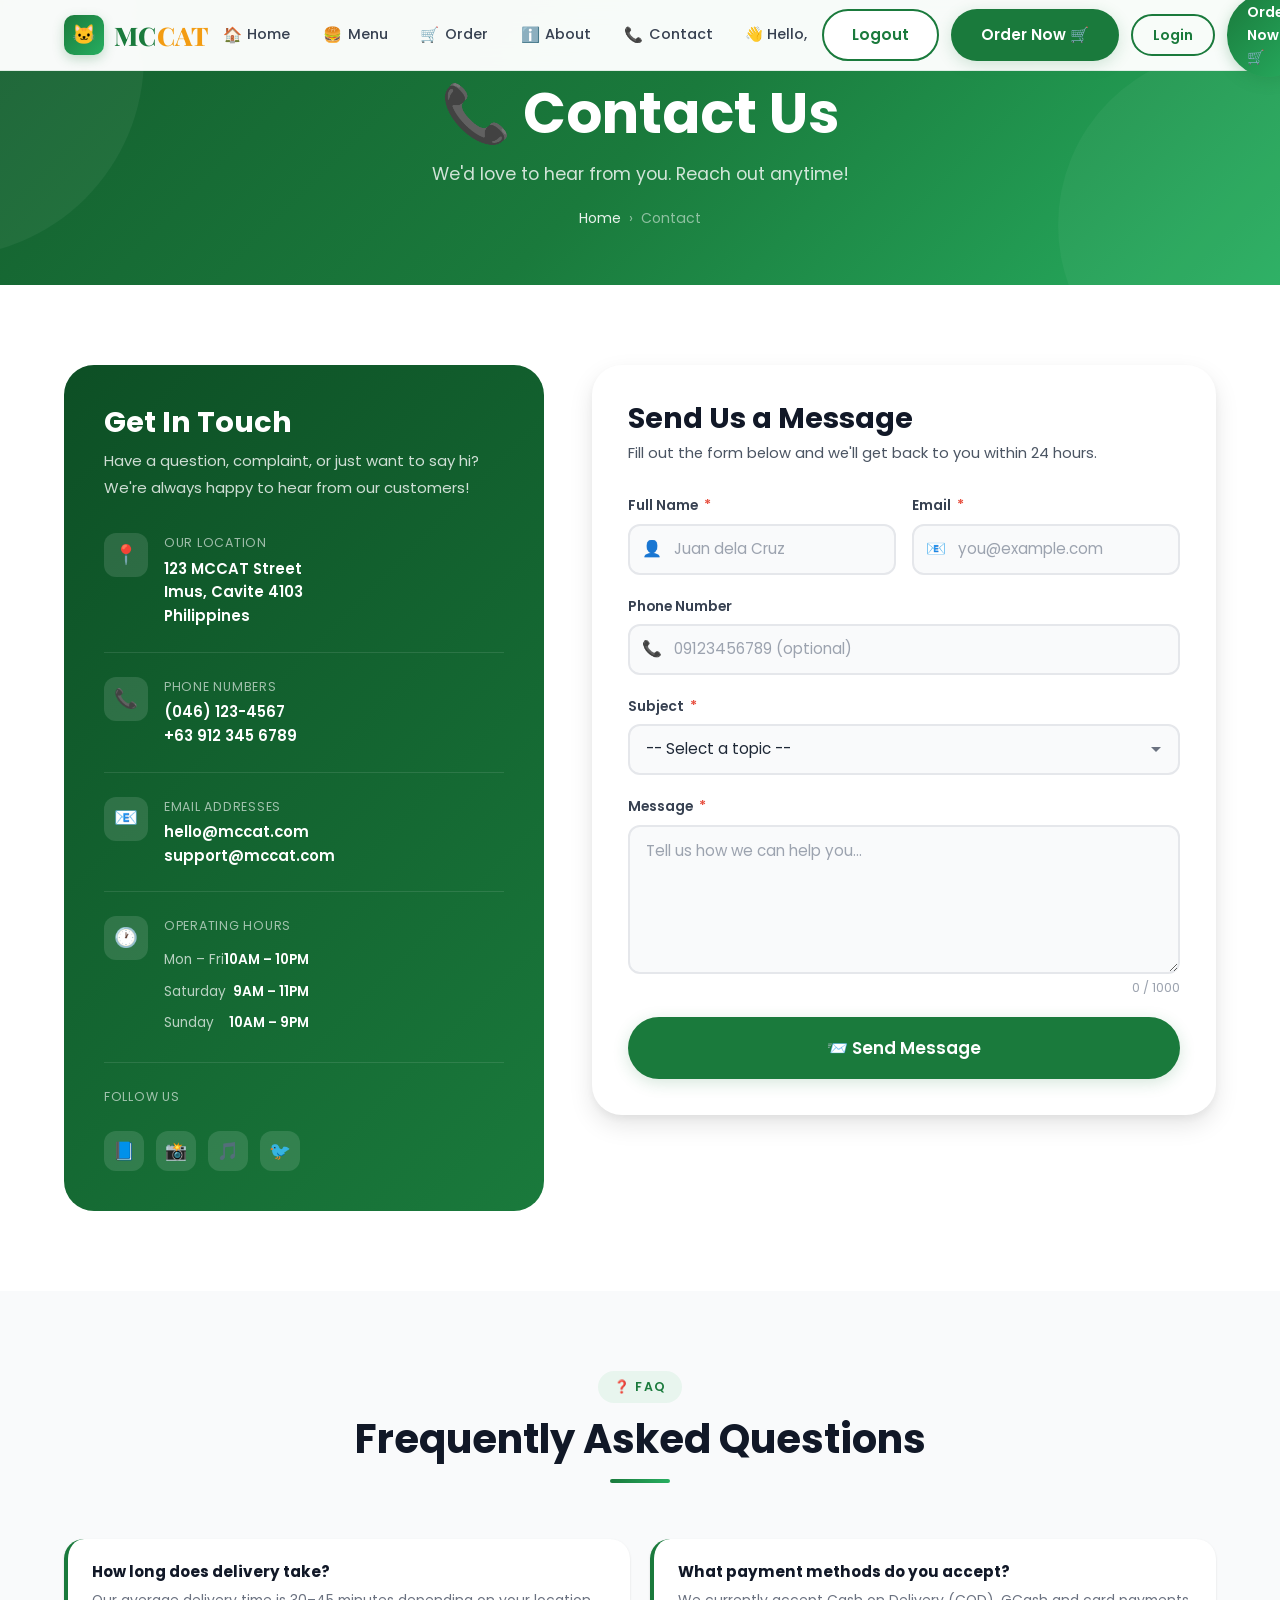
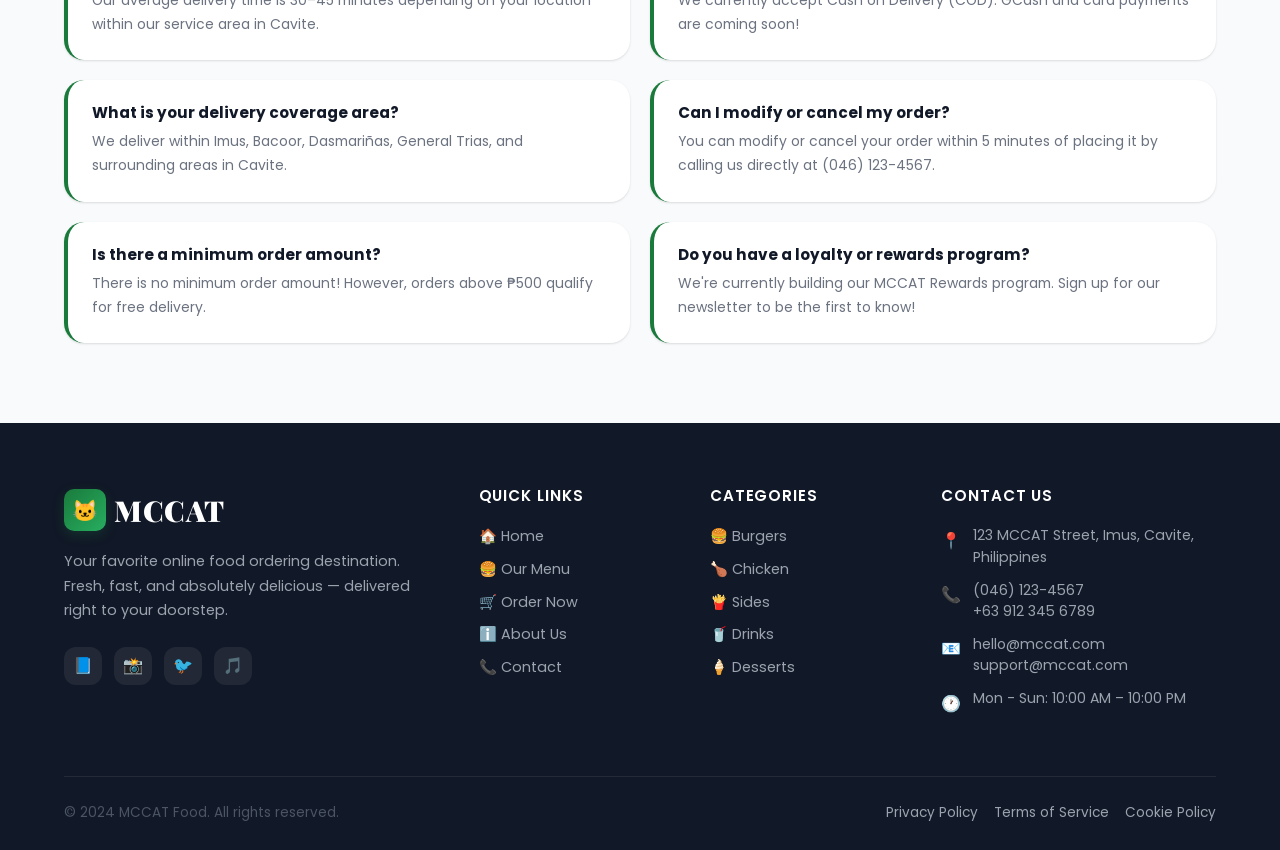
<file: contact.html>
<!DOCTYPE html>
<html lang="en">
<head>
  <meta charset="UTF-8" />
  <meta name="viewport" content="width=device-width, initial-scale=1.0" />
  <title>Contact Us — MCCAT</title>
  <link rel="stylesheet" href="css/style.css" />
  <link rel="stylesheet" href="css/navbar.css" />
  <link rel="stylesheet" href="css/forms.css" />
  <link rel="stylesheet" href="css/animations.css" />

  <style>
    .contact-layout {
      display: grid;
      grid-template-columns: 1fr 1.3fr;
      gap: 3rem;
      align-items: start;
    }
    .contact-info-card {
      background: linear-gradient(135deg, #0d4f25, var(--primary));
      border-radius: var(--radius-xl);
      padding: 2.5rem;
      color: #fff;
      position: sticky;
      top: 90px;
    }
    .contact-info-card h3 { color: #fff; margin-bottom: 0.5rem; }
    .contact-info-card p  { color: rgba(255,255,255,0.8); margin-bottom: 2rem; font-size:0.93rem; }
    .contact-info-item {
      display: flex;
      gap: 1rem;
      align-items: flex-start;
      margin-bottom: 1.5rem;
      padding-bottom: 1.5rem;
      border-bottom: 1px solid rgba(255,255,255,0.1);
    }
    .contact-info-item:last-of-type { border-bottom: none; margin-bottom: 2rem; }
    .ci-icon {
      width: 44px;
      height: 44px;
      background: rgba(255,255,255,0.12);
      border-radius: var(--radius-md);
      display: flex;
      align-items: center;
      justify-content: center;
      font-size: 1.2rem;
      flex-shrink: 0;
    }
    .ci-label { font-size: 0.78rem; color: rgba(255,255,255,0.6); text-transform:uppercase; letter-spacing:0.06em; margin-bottom:0.2rem; }
    .ci-value { font-weight: 600; font-size: 0.93rem; }

    .contact-social { display: flex; gap: 0.75rem; margin-top: 1.5rem; }
    .contact-social a {
      width: 40px; height: 40px;
      background: rgba(255,255,255,0.12);
      border-radius: var(--radius-md);
      display: flex; align-items: center; justify-content: center;
      font-size: 1.1rem; transition: var(--transition); text-decoration: none;
    }
    .contact-social a:hover { background: rgba(255,255,255,0.25); transform: translateY(-3px); }

    .hours-grid {
      display: grid;
      grid-template-columns: 1fr 1fr;
      gap: 0.4rem;
      margin-top: 1rem;
    }
    .hours-row { display: flex; justify-content: space-between; font-size: 0.85rem; padding: 0.3rem 0; }
    .hours-row .day   { color: rgba(255,255,255,0.7); }
    .hours-row .time  { color: #fff; font-weight: 600; }

    .contact-form-card {
      background: var(--white);
      border-radius: var(--radius-xl);
      padding: 2.25rem;
      box-shadow: var(--shadow-lg);
    }
    .contact-form-card h3 { margin-bottom: 0.25rem; }
    .contact-form-card > p { margin-bottom: 1.75rem; font-size: 0.92rem; }

    .faq-section { background: var(--gray-50,#f9fafb); }
    .faq-grid { display: grid; grid-template-columns: repeat(2,1fr); gap: 1.25rem; }
    .faq-item {
      background: var(--white);
      border-radius: var(--radius-lg);
      padding: 1.5rem;
      box-shadow: var(--shadow-sm);
      border-left: 4px solid var(--primary);
      transition: var(--transition);
    }
    .faq-item:hover { transform: translateX(4px); box-shadow: var(--shadow-md); }
    .faq-item h4 { font-size: 0.95rem; margin-bottom: 0.5rem; color: var(--gray-900); }
    .faq-item p  { font-size: 0.87rem; color: var(--gray-500); margin: 0; line-height: 1.7; }

    @media (max-width: 900px) {
      .contact-layout { grid-template-columns: 1fr; }
      .contact-info-card { position: static; }
      .faq-grid { grid-template-columns: 1fr; }
    }
  </style>
</head>
<body>

  <div id="navbarPlaceholder"></div>

  <!-- Hero -->
  <div class="page-hero">
    <div class="container">
      <h1 class="animate-fadeInDown">📞 Contact Us</h1>
      <p class="animate-fadeInUp delay-100">We'd love to hear from you. Reach out anytime!</p>
      <div class="breadcrumb">
        <a href="index.php">Home</a> <span>›</span> <span>Contact</span>
      </div>
    </div>
  </div>

  <!-- ╔══════════════════════════════════════════════════════╗
       ║  CONTACT SECTION                                     ║
       ╚══════════════════════════════════════════════════════╝ -->
  <section class="section">
    <div class="container">
      <div class="contact-layout">

        <!-- LEFT: Info Card -->
        <div class="contact-info-card reveal-left">
          <h3>Get In Touch</h3>
          <p>Have a question, complaint, or just want to say hi? We're always happy to hear from our customers!</p>

          <div class="contact-info-item">
            <div class="ci-icon">📍</div>
            <div>
              <div class="ci-label">Our Location</div>
              <div class="ci-value">123 MCCAT Street<br>Imus, Cavite 4103<br>Philippines</div>
            </div>
          </div>

          <div class="contact-info-item">
            <div class="ci-icon">📞</div>
            <div>
              <div class="ci-label">Phone Numbers</div>
              <div class="ci-value">(046) 123-4567<br>+63 912 345 6789</div>
            </div>
          </div>

          <div class="contact-info-item">
            <div class="ci-icon">📧</div>
            <div>
              <div class="ci-label">Email Addresses</div>
              <div class="ci-value">hello@mccat.com<br>support@mccat.com</div>
            </div>
          </div>

          <div class="contact-info-item">
            <div class="ci-icon">🕐</div>
            <div>
              <div class="ci-label">Operating Hours</div>
              <div style="margin-top:0.5rem;">
                <div class="hours-row"><span class="day">Mon – Fri</span><span class="time">10AM – 10PM</span></div>
                <div class="hours-row"><span class="day">Saturday</span><span class="time">9AM – 11PM</span></div>
                <div class="hours-row"><span class="day">Sunday</span><span class="time">10AM – 9PM</span></div>
              </div>
            </div>
          </div>

          <div class="ci-label">Follow Us</div>
          <div class="contact-social">
            <a href="#" aria-label="Facebook">📘</a>
            <a href="#" aria-label="Instagram">📸</a>
            <a href="#" aria-label="TikTok">🎵</a>
            <a href="#" aria-label="Twitter">🐦</a>
          </div>
        </div>

        <!-- RIGHT: Contact Form -->
        <div class="contact-form-card reveal-right">
          <h3>Send Us a Message</h3>
          <p>Fill out the form below and we'll get back to you within 24 hours.</p>

          <!-- Alert -->
          <div id="contactAlert"></div>

          <!-- Contact Form
               PHP BACKEND NOTE:
               action="api/contact.php" method="POST"
               Use PHPMailer to send email to hello@mccat.com
               INSERT INTO contact_messages (name, email, subject, message, created_at)
          -->
          <form id="contactForm" novalidate>

            <div class="form-row">
              <div class="form-group">
                <label for="contactName" class="form-label">Full Name <span class="required">*</span></label>
                <div class="input-group">
                  <input type="text" id="contactName" name="name"
                    class="form-control" placeholder="Juan dela Cruz"
                    maxlength="100" required />
                  <span class="input-icon">👤</span>
                </div>
              </div>
              <div class="form-group">
                <label for="contactEmail" class="form-label">Email <span class="required">*</span></label>
                <div class="input-group">
                  <input type="email" id="contactEmail" name="email"
                    class="form-control" placeholder="you@example.com" required />
                  <span class="input-icon">📧</span>
                </div>
              </div>
            </div>

            <div class="form-group">
              <label for="contactPhone" class="form-label">Phone Number</label>
              <div class="input-group">
                <input type="tel" id="contactPhone" name="phone"
                  class="form-control" placeholder="09123456789 (optional)"
                  maxlength="15" />
                <span class="input-icon">📞</span>
              </div>
            </div>

            <div class="form-group">
              <label for="contactSubject" class="form-label">Subject <span class="required">*</span></label>
              <select id="contactSubject" name="subject" class="form-control" required>
                <option value="">-- Select a topic --</option>
                <option value="order_inquiry">Order Inquiry</option>
                <option value="delivery_issue">Delivery Issue</option>
                <option value="food_quality">Food Quality Concern</option>
                <option value="feedback">General Feedback</option>
                <option value="partnership">Business Partnership</option>
                <option value="other">Other</option>
              </select>
            </div>

            <div class="form-group">
              <label for="contactMessage" class="form-label">Message <span class="required">*</span></label>
              <textarea id="contactMessage" name="message"
                class="form-control"
                placeholder="Tell us how we can help you..."
                rows="5" required minlength="10" maxlength="1000"></textarea>
              <span class="form-hint" id="charCount" style="text-align:right;display:block;">0 / 1000</span>
            </div>

            <button type="submit" id="contactSubmitBtn"
              class="btn btn-primary btn-full btn-lg btn-submit">
              <span class="btn-text">📨 Send Message</span>
              <span class="btn-loader" style="display:none;align-items:center;gap:0.5rem;">
                <span class="spinner spinner-sm" style="border-color:rgba(255,255,255,0.3);border-top-color:#fff;"></span>
                Sending...
              </span>
            </button>

          </form>
        </div>

      </div>
    </div>
  </section>

  <!-- ╔══════════════════════════════════════════════════════╗
       ║  FAQ                                                 ║
       ╚══════════════════════════════════════════════════════╝ -->
  <section class="section faq-section">
    <div class="container">
      <div class="section-header reveal">
        <span class="tag">❓ FAQ</span>
        <h2>Frequently Asked Questions</h2>
        <div class="divider"></div>
      </div>

      <div class="faq-grid stagger">
        <div class="faq-item reveal">
          <h4>How long does delivery take?</h4>
          <p>Our average delivery time is 30–45 minutes depending on your location within our service area in Cavite.</p>
        </div>
        <div class="faq-item reveal delay-100">
          <h4>What payment methods do you accept?</h4>
          <p>We currently accept Cash on Delivery (COD). GCash and card payments are coming soon!</p>
        </div>
        <div class="faq-item reveal delay-200">
          <h4>What is your delivery coverage area?</h4>
          <p>We deliver within Imus, Bacoor, Dasmariñas, General Trias, and surrounding areas in Cavite.</p>
        </div>
        <div class="faq-item reveal delay-300">
          <h4>Can I modify or cancel my order?</h4>
          <p>You can modify or cancel your order within 5 minutes of placing it by calling us directly at (046) 123-4567.</p>
        </div>
        <div class="faq-item reveal delay-400">
          <h4>Is there a minimum order amount?</h4>
          <p>There is no minimum order amount! However, orders above ₱500 qualify for free delivery.</p>
        </div>
        <div class="faq-item reveal delay-500">
          <h4>Do you have a loyalty or rewards program?</h4>
          <p>We're currently building our MCCAT Rewards program. Sign up for our newsletter to be the first to know!</p>
        </div>
      </div>
    </div>
  </section>

  <div id="footerPlaceholder"></div>
  <button id="backToTop" aria-label="Back to top">↑</button>
  <div class="toast-container"></div>

  <script src="js/validation.js"></script>
  <script src="js/navbar.js"></script>
  <script src="js/animations.js"></script>
  <script>
    async function loadComponent(id, file) {
      try { document.getElementById(id).innerHTML = await (await fetch(file)).text(); } catch(e) {}
    }
    loadComponent('navbarPlaceholder', 'components/navbar.php');
    loadComponent('footerPlaceholder', 'components/footer.html');

    /* ── Contact Form Logic ───────────────────────────── */
    const contactForm   = document.getElementById('contactForm');
    const contactSubmit = document.getElementById('contactSubmitBtn');
    const msgArea       = document.getElementById('contactMessage');
    const charCount     = document.getElementById('charCount');

    // Character counter
    if (msgArea && charCount) {
      msgArea.addEventListener('input', () => {
        charCount.textContent = `${msgArea.value.length} / 1000`;
        charCount.style.color = msgArea.value.length > 900 ? 'var(--danger)' : 'var(--gray-400)';
      });
    }

    if (contactForm) {
      contactForm.addEventListener('submit', function(e) {
        e.preventDefault();
        Validation.clearFormAlert('contactAlert');

        const name    = document.getElementById('contactName').value.trim();
        const email   = document.getElementById('contactEmail').value.trim();
        const subject = document.getElementById('contactSubject').value;
        const message = document.getElementById('contactMessage').value.trim();

        let valid = true;

        const nRes = Validation.validateFullName(name);
        if (!nRes.valid) { Validation.showFieldError(document.getElementById('contactName'), nRes.message); valid = false; }
        else Validation.showFieldSuccess(document.getElementById('contactName'));

        const eRes = Validation.validateEmail(email);
        if (!eRes.valid) { Validation.showFieldError(document.getElementById('contactEmail'), eRes.message); valid = false; }
        else Validation.showFieldSuccess(document.getElementById('contactEmail'));

        const sRes = Validation.validateSelect(subject, 'subject');
        if (!sRes.valid) { Validation.showFieldError(document.getElementById('contactSubject'), sRes.message); valid = false; }

        const mRes = Validation.validateTextField(message, 'Message', 10, 1000);
        if (!mRes.valid) { Validation.showFieldError(document.getElementById('contactMessage'), mRes.message); valid = false; }
        else Validation.showFieldSuccess(document.getElementById('contactMessage'));

        if (!valid) return;

        // Set loading
        contactSubmit.disabled = true;
        const btnText   = contactSubmit.querySelector('.btn-text');
        const btnLoader = contactSubmit.querySelector('.btn-loader');
        if (btnText)   btnText.style.opacity   = '0';
        if (btnLoader) btnLoader.style.display = 'flex';

        // -------------------------------------------------------
        // SIMULATE SEND
        // PHP BACKEND: fetch('api/contact.php', { method:'POST', body: JSON.stringify({name,email,subject,message}) })
        // -------------------------------------------------------
        console.log('[MCCAT Contact] Message submitted:', { name, email, subject, message });
        console.log('// PHP BACKEND: POST to api/contact.php');
        console.log('// SQL: INSERT INTO contact_messages (name, email, subject, message, created_at)');

        setTimeout(() => {
          contactSubmit.disabled = false;
          if (btnText)   btnText.style.opacity   = '1';
          if (btnLoader) btnLoader.style.display = 'none';

          Validation.showFormAlert('contactAlert', 'success',
            `Thanks ${name}! 🎉 Your message has been received. We'll reply to ${email} within 24 hours.`
          );
          if (window.showToast) showToast('Message sent successfully! 📨', 'success');
          contactForm.reset();
          if (charCount) charCount.textContent = '0 / 1000';
        }, 1500);
      });
    }
  </script>
</body>
</html>
</file>
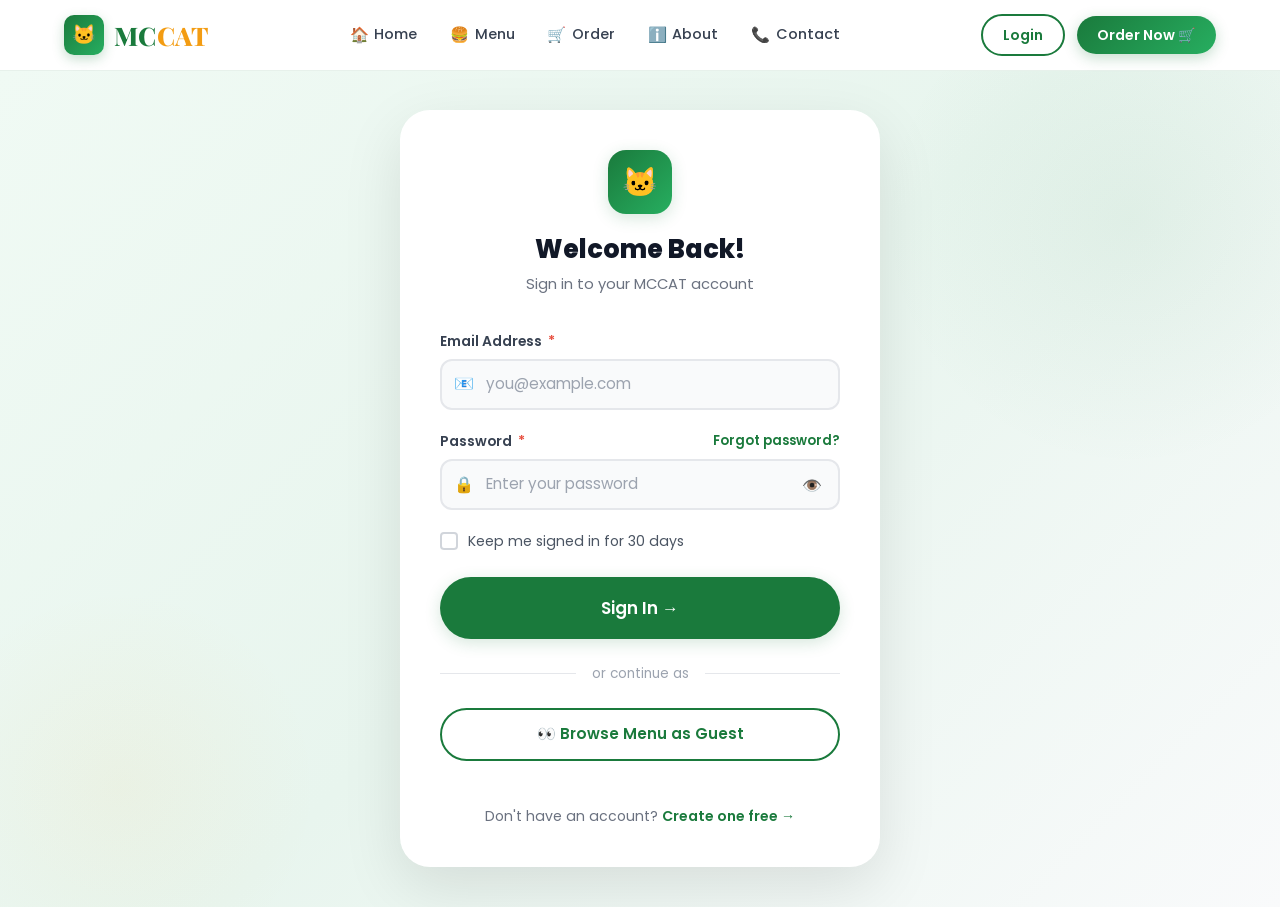
<file: login.html>
<!DOCTYPE html>
<html lang="en">
<head>
  <meta charset="UTF-8" />
  <meta name="viewport" content="width=device-width, initial-scale=1.0" />
  <title>Login — MCCAT</title>
  <link rel="stylesheet" href="css/style.css" />
  <link rel="stylesheet" href="css/navbar.css" />
  <link rel="stylesheet" href="css/forms.css" />
  <link rel="stylesheet" href="css/animations.css" />
</head>
<body>

  <div id="navbarPlaceholder"></div>
  <div class="navbar-spacer"></div>

  <!-- ╔══════════════════════════════════════════════════════╗
       ║  LOGIN PAGE                                          ║
       ╚══════════════════════════════════════════════════════╝ -->
  <main class="form-page">
    <div class="form-card">

      <!-- Header -->
      <div class="form-header">
        <div class="form-logo">🐱</div>
        <h2>Welcome Back!</h2>
        <p>Sign in to your MCCAT account</p>
      </div>

      <!-- Alert container -->
      <div id="loginAlert"></div>

      <!-- Login Form
           PHP BACKEND NOTE:
           action="api/login.php" method="POST"
           Add CSRF token: <input type="hidden" name="csrf_token" value="<?= $_SESSION['csrf'] ?>">
      -->
      <form id="loginForm" novalidate autocomplete="on">

        <!-- Email -->
        <div class="form-group">
          <label for="loginEmail" class="form-label">
            Email Address <span class="required">*</span>
          </label>
          <div class="input-group">
            <input
              type="email"
              id="loginEmail"
              name="email"
              class="form-control"
              placeholder="you@example.com"
              autocomplete="email"
              required
            />
            <span class="input-icon">📧</span>
          </div>
        </div>

        <!-- Password -->
        <div class="form-group">
          <div style="display:flex;justify-content:space-between;align-items:center;margin-bottom:0.45rem;">
            <label for="loginPassword" class="form-label" style="margin:0;">
              Password <span class="required">*</span>
            </label>
            <a href="#" id="forgotPasswordLink" style="font-size:0.82rem;color:var(--primary);font-weight:600;">
              Forgot password?
            </a>
          </div>
          <div class="input-group">
            <input
              type="password"
              id="loginPassword"
              name="password"
              class="form-control has-right-icon"
              placeholder="Enter your password"
              autocomplete="current-password"
              required
            />
            <span class="input-icon">🔒</span>
            <button type="button" class="toggle-password" id="togglePassword" aria-label="Show password">
              👁️
            </button>
          </div>
        </div>

        <!-- Remember Me -->
        <div class="form-group" style="margin-bottom:1.5rem;">
          <label class="form-check">
            <input type="checkbox" id="rememberMe" name="remember_me" class="form-check-input" />
            <span class="form-check-label">Keep me signed in for 30 days</span>
          </label>
        </div>

        <!-- Submit -->
        <button
          type="submit"
          id="loginSubmitBtn"
          class="btn btn-primary btn-full btn-lg btn-submit"
        >
          <span class="btn-text">Sign In →</span>
          <span class="btn-loader" style="display:none;align-items:center;gap:0.5rem;">
            <span class="spinner spinner-sm" style="border-color:rgba(255,255,255,0.3);border-top-color:#fff;"></span>
            Signing in...
          </span>
        </button>

      </form>

      <!-- Divider -->
      <div class="form-divider">or continue as</div>

      <!-- Guest option -->
      <a href="menu.html" class="btn btn-secondary btn-full" style="margin-bottom:1.25rem;">
        👀 Browse Menu as Guest
      </a>

      <!-- Footer -->
      <div class="form-footer">
        Don't have an account?
        <a href="signup.html">Create one free →</a>
      </div>

    </div>
  </main>

  <!-- Toast -->
  <div class="toast-container"></div>

  <script src="js/validation.js"></script>
  <script src="js/navbar.js"></script>
  <script src="js/animations.js"></script>
  <script src="js/login.js"></script>
  <script>
    async function loadComponent(id, file) {
      try { document.getElementById(id).innerHTML = await (await fetch(file)).text(); } catch(e) {}
    }
    loadComponent('navbarPlaceholder', 'components/navbar.html');
  </script>
</body>
</html>
</file>
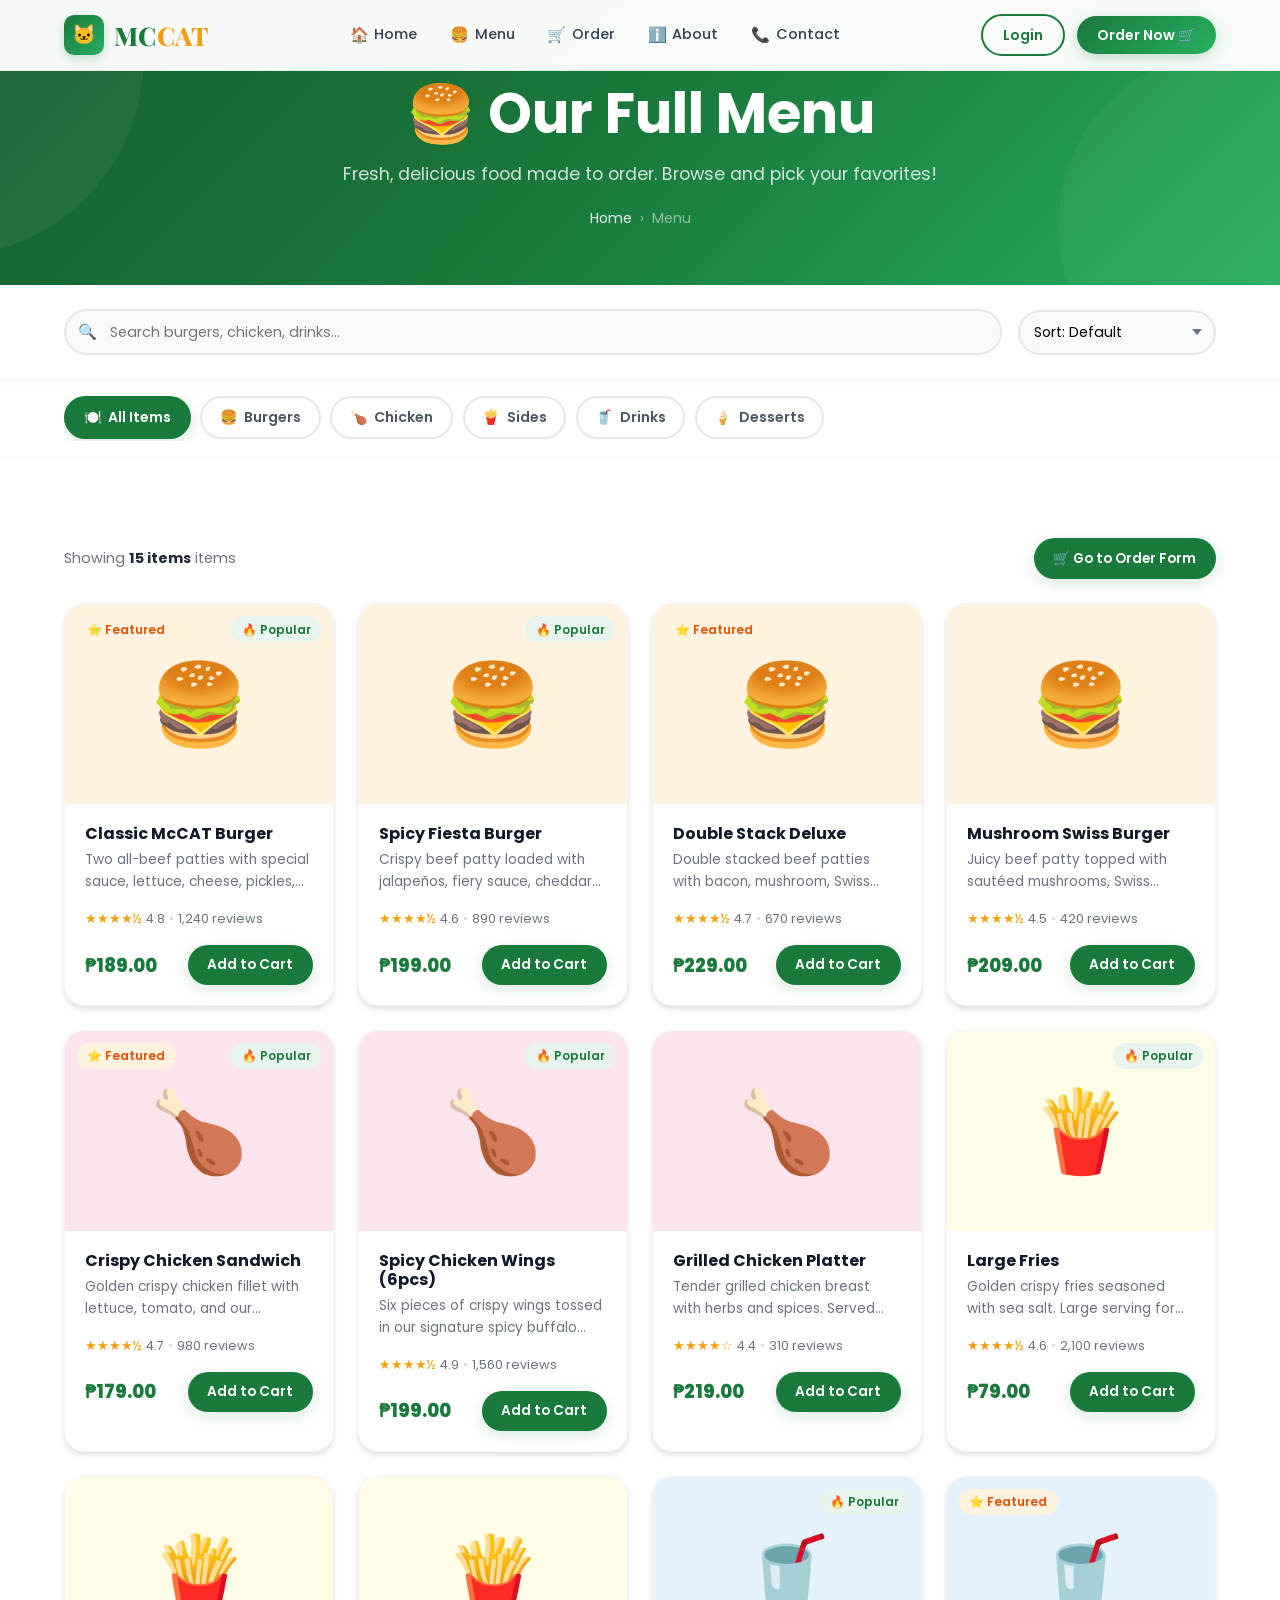
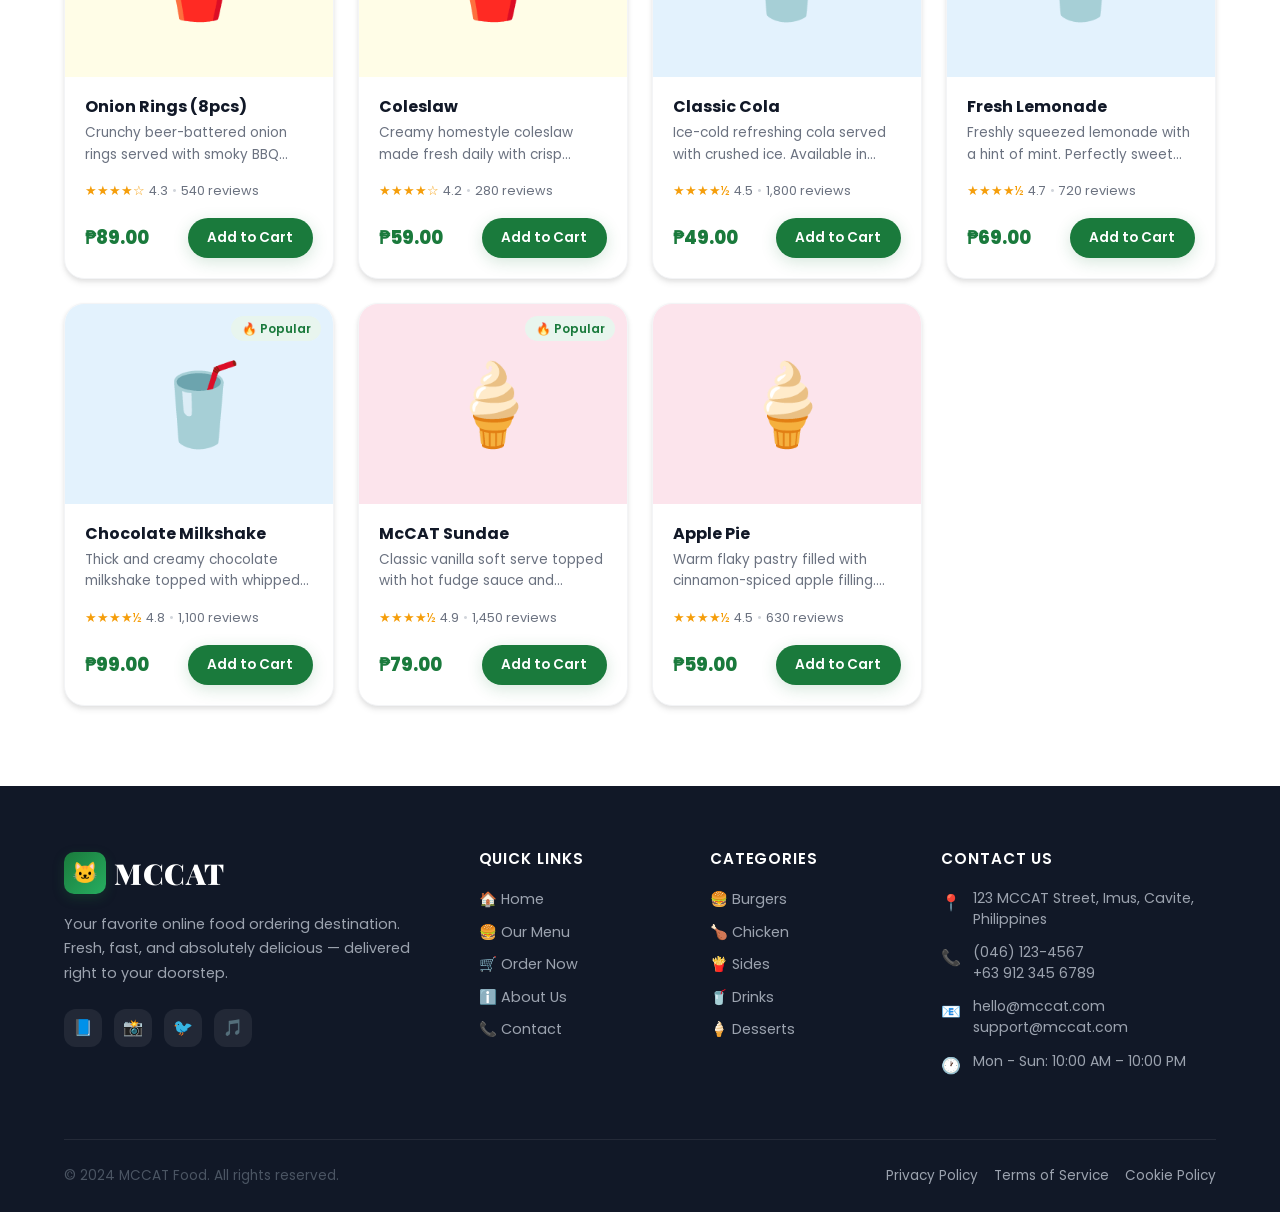
<file: menu.html>
<!DOCTYPE html>
<html lang="en">
<head>
  <meta charset="UTF-8" />
  <meta name="viewport" content="width=device-width, initial-scale=1.0" />
  <title>Our Menu — MCCAT</title>
  <link rel="stylesheet" href="css/style.css" />
  <link rel="stylesheet" href="css/navbar.css" />
  <link rel="stylesheet" href="css/animations.css" />

  <style>
    /* ── MENU PAGE SPECIFIC ───────────────────────────── */
    .menu-controls {
      background: var(--white);
      padding: 1.5rem 0;
      position: sticky;
      top: 70px;
      z-index: 100;
      border-bottom: 1px solid var(--gray-100);
      box-shadow: 0 2px 10px rgba(0,0,0,0.04);
    }
    .menu-controls-inner {
      display: flex;
      align-items: center;
      gap: 1rem;
      flex-wrap: wrap;
    }
    .search-box {
      position: relative;
      flex: 1;
      min-width: 220px;
    }
    .search-box input {
      width: 100%;
      padding: 0.65rem 1rem 0.65rem 2.75rem;
      border: 2px solid var(--gray-200);
      border-radius: var(--radius-full);
      font-size: 0.9rem;
      font-family: var(--font-main);
      outline: none;
      transition: var(--transition);
      background: var(--gray-50,#f9fafb);
    }
    .search-box input:focus {
      border-color: var(--primary);
      background: var(--white);
      box-shadow: 0 0 0 3px rgba(26,122,60,0.1);
    }
    .search-box .search-icon {
      position: absolute;
      left: 0.9rem;
      top: 50%;
      transform: translateY(-50%);
      font-size: 0.95rem;
      pointer-events: none;
    }
    .sort-select {
      padding: 0.65rem 2.25rem 0.65rem 0.9rem;
      border: 2px solid var(--gray-200);
      border-radius: var(--radius-full);
      font-size: 0.88rem;
      font-family: var(--font-main);
      outline: none;
      cursor: pointer;
      background: var(--gray-50,#f9fafb);
      appearance: none;
      background-image: url("data:image/svg+xml,%3Csvg xmlns='http://www.w3.org/2000/svg' width='10' height='6'%3E%3Cpath fill='%236b7280' d='M0 0l5 6 5-6z'/%3E%3C/svg%3E");
      background-repeat: no-repeat;
      background-position: right 0.75rem center;
      transition: var(--transition);
      white-space: nowrap;
    }
    .sort-select:focus {
      border-color: var(--primary);
    }

    /* Category Tabs */
    .category-tabs-wrapper {
      background: var(--white);
      padding: 1rem 0;
      border-bottom: 1px solid var(--gray-100);
    }
    #categoryTabs {
      display: flex;
      gap: 0.6rem;
      overflow-x: auto;
      padding-bottom: 2px;
      scrollbar-width: none;
    }
    #categoryTabs::-webkit-scrollbar { display: none; }
    .category-tab {
      display: inline-flex;
      align-items: center;
      gap: 0.4rem;
      padding: 0.55rem 1.1rem;
      border-radius: var(--radius-full);
      border: 2px solid var(--gray-200);
      background: var(--white);
      font-size: 0.88rem;
      font-weight: 600;
      font-family: var(--font-main);
      color: var(--gray-600);
      cursor: pointer;
      white-space: nowrap;
      transition: var(--transition);
    }
    .category-tab:hover {
      border-color: var(--primary);
      color: var(--primary);
      background: var(--primary-pale);
    }
    .category-tab.active {
      background: var(--primary);
      border-color: var(--primary);
      color: var(--white);
      box-shadow: var(--shadow-green);
    }

    /* Results bar */
    .results-bar {
      display: flex;
      align-items: center;
      justify-content: space-between;
      margin-bottom: 1.5rem;
      flex-wrap: wrap;
      gap: 0.5rem;
    }
    .results-bar p { margin: 0; font-size: 0.9rem; color: var(--gray-500); }
    .results-bar strong { color: var(--gray-800); }

    /* Food Grid */
    .food-grid {
      display: grid;
      grid-template-columns: repeat(auto-fill, minmax(260px, 1fr));
      gap: 1.5rem;
    }

    @media (max-width: 640px) {
      .menu-controls-inner { flex-direction: column; align-items: stretch; }
      .sort-select { width: 100%; }
    }
  </style>
</head>
<body>

  <div id="navbarPlaceholder"></div>

  <!-- Page Hero -->
  <div class="page-hero">
    <div class="container">
      <h1 class="animate-fadeInDown">🍔 Our Full Menu</h1>
      <p class="animate-fadeInUp delay-100">Fresh, delicious food made to order. Browse and pick your favorites!</p>
      <div class="breadcrumb">
        <a href="index.html">Home</a>
        <span>›</span>
        <span>Menu</span>
      </div>
    </div>
  </div>

  <!-- Controls: Search + Sort -->
  <div class="menu-controls">
    <div class="container">
      <div class="menu-controls-inner">
        <div class="search-box">
          <span class="search-icon">🔍</span>
          <input
            type="search"
            id="menuSearch"
            placeholder="Search burgers, chicken, drinks..."
            autocomplete="off"
          />
        </div>
        <select id="sortSelect" class="sort-select" aria-label="Sort items">
          <option value="default">Sort: Default</option>
          <option value="popular">🔥 Most Popular</option>
          <option value="price-asc">💰 Price: Low to High</option>
          <option value="price-desc">💰 Price: High to Low</option>
          <option value="rating">⭐ Highest Rated</option>
        </select>
      </div>
    </div>
  </div>

  <!-- Category Tabs -->
  <div class="category-tabs-wrapper">
    <div class="container">
      <div id="categoryTabs">
        <!-- Built dynamically by menu.js -->
      </div>
    </div>
  </div>

  <!-- ╔══════════════════════════════════════════════════════╗
       ║  MAIN MENU SECTION                                   ║
       ╚══════════════════════════════════════════════════════╝ -->
  <section class="section">
    <div class="container">

      <!-- Results Count -->
      <div class="results-bar">
        <p>Showing <strong><span id="resultsCount">—</span></strong> items</p>
        <a href="order.html" class="btn btn-primary btn-sm">🛒 Go to Order Form</a>
      </div>

      <!-- Food Grid (rendered by menu.js) -->
      <div id="foodGrid" class="food-grid">
        <!-- Skeleton placeholders -->
        <div class="skeleton-card"><div class="skeleton skeleton-img"></div><div class="skeleton skeleton-title"></div><div class="skeleton skeleton-text medium"></div><div class="skeleton skeleton-text short"></div><div class="skeleton skeleton-btn"></div></div>
        <div class="skeleton-card"><div class="skeleton skeleton-img"></div><div class="skeleton skeleton-title"></div><div class="skeleton skeleton-text medium"></div><div class="skeleton skeleton-text short"></div><div class="skeleton skeleton-btn"></div></div>
        <div class="skeleton-card"><div class="skeleton skeleton-img"></div><div class="skeleton skeleton-title"></div><div class="skeleton skeleton-text medium"></div><div class="skeleton skeleton-text short"></div><div class="skeleton skeleton-btn"></div></div>
        <div class="skeleton-card"><div class="skeleton skeleton-img"></div><div class="skeleton skeleton-title"></div><div class="skeleton skeleton-text medium"></div><div class="skeleton skeleton-text short"></div><div class="skeleton skeleton-btn"></div></div>
        <div class="skeleton-card"><div class="skeleton skeleton-img"></div><div class="skeleton skeleton-title"></div><div class="skeleton skeleton-text medium"></div><div class="skeleton skeleton-text short"></div><div class="skeleton skeleton-btn"></div></div>
        <div class="skeleton-card"><div class="skeleton skeleton-img"></div><div class="skeleton skeleton-title"></div><div class="skeleton skeleton-text medium"></div><div class="skeleton skeleton-text short"></div><div class="skeleton skeleton-btn"></div></div>
      </div>

    </div>
  </section>

  <!-- ╔══════════════════════════════════════════════════════╗
       ║  FOOTER                                              ║
       ╚══════════════════════════════════════════════════════╝ -->
  <div id="footerPlaceholder"></div>

  <button id="backToTop" aria-label="Back to top">↑</button>
  <div class="toast-container"></div>

  <script src="js/validation.js"></script>
  <script src="js/navbar.js"></script>
  <script src="js/animations.js"></script>
  <script src="js/menu.js"></script>
  <script>
    async function loadComponent(id, file) {
      try { document.getElementById(id).innerHTML = await (await fetch(file)).text(); } catch(e) {}
    }
    loadComponent('navbarPlaceholder', 'components/navbar.html');
    loadComponent('footerPlaceholder', 'components/footer.html');
  </script>
</body>
</html>
</file>
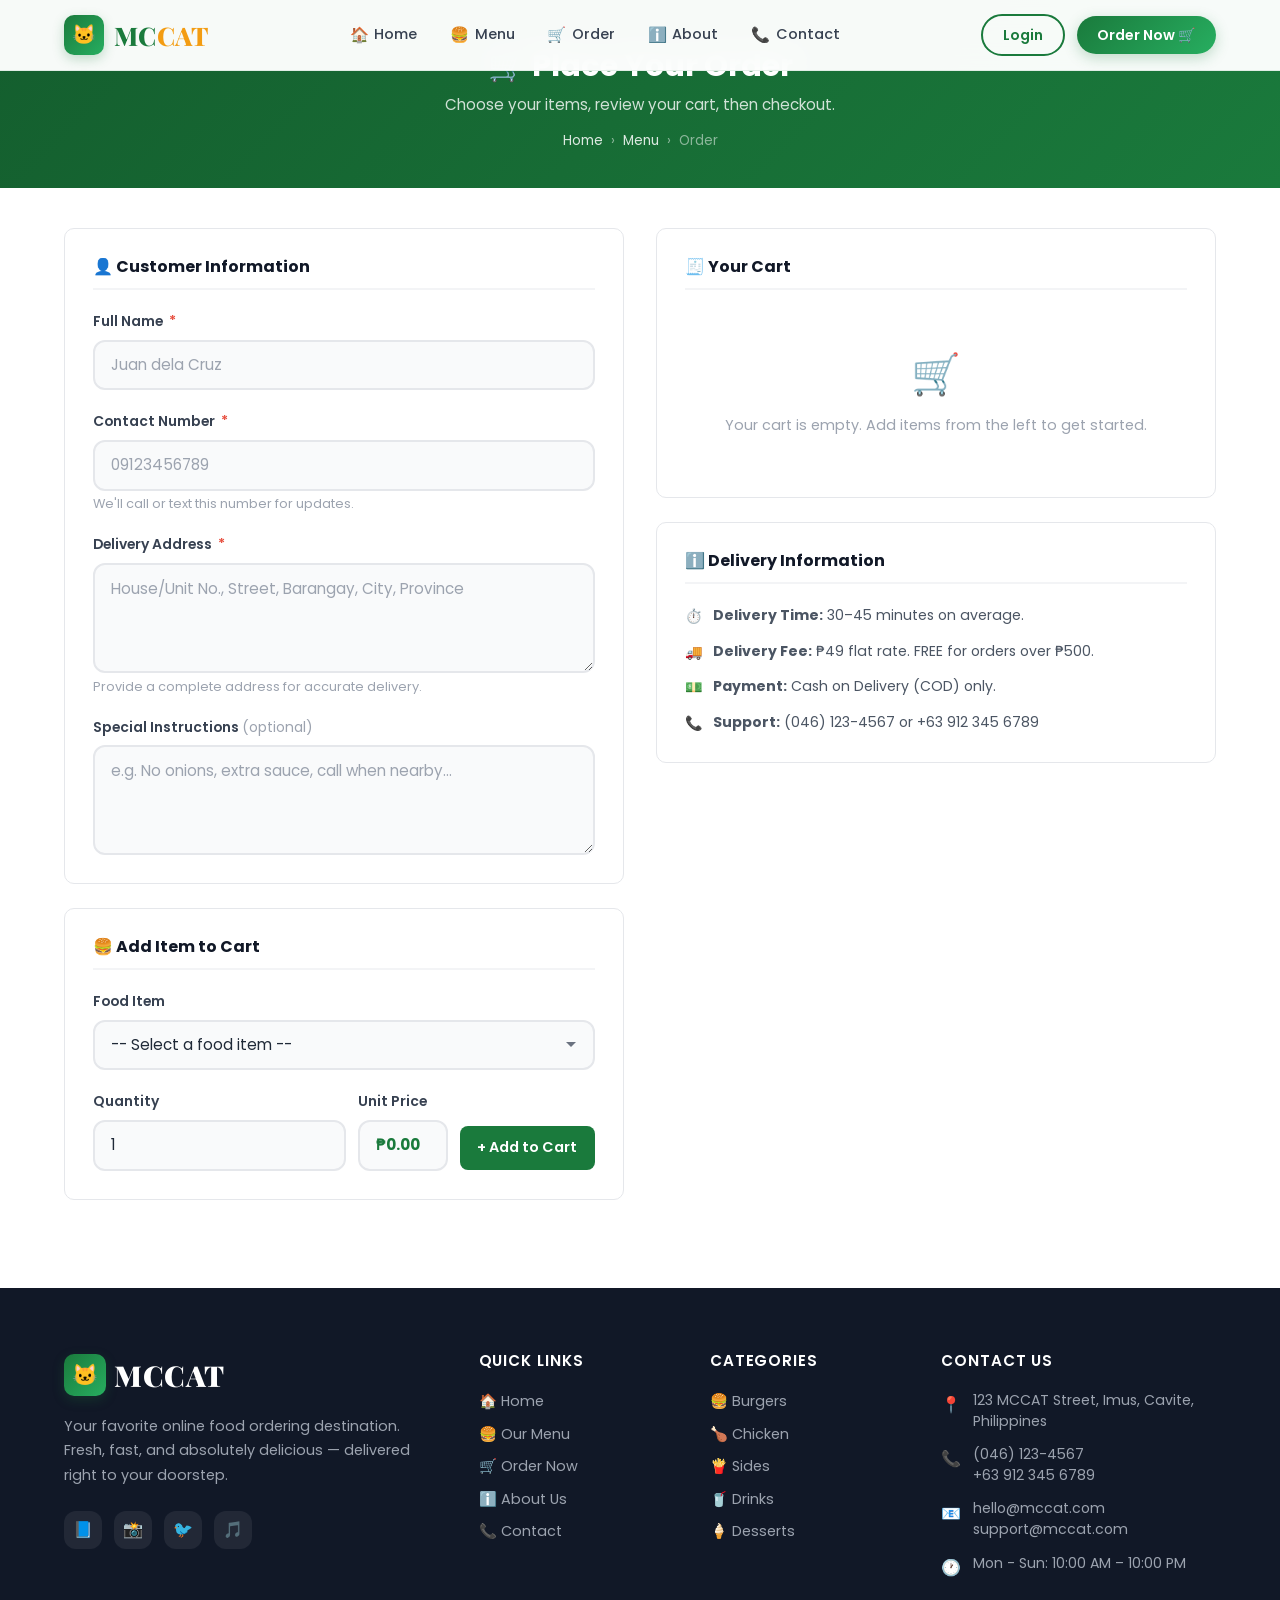
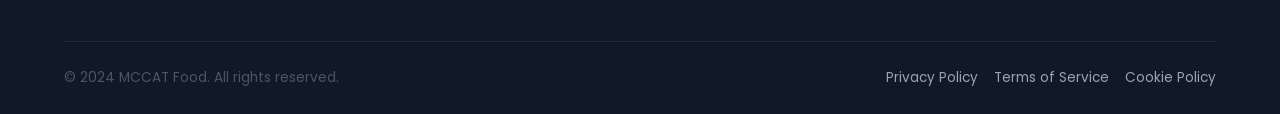
<file: order.html>
<!DOCTYPE html>
<html lang="en">
<head>
  <meta charset="UTF-8" />
  <meta name="viewport" content="width=device-width, initial-scale=1.0" />
  <title>Place an Order — MCCAT</title>

  <!-- Project stylesheets (no animations.css needed here) -->
  <link rel="stylesheet" href="css/style.css" />
  <link rel="stylesheet" href="css/navbar.css" />
  <link rel="stylesheet" href="css/forms.css" />

  <style>
    /* ============================================================
       ORDER PAGE — Minimal, clean styles only.
       No keyframes, no transitions beyond simple hover states.
       Easy for beginners to read and modify.
       ============================================================ */

    /* --- Page wrapper gives breathing room below fixed navbar --- */
    .order-page {
      padding: 2.5rem 0 4rem;
    }

    /* --- Two-column layout: form left, cart right -------------- */
    .order-grid {
      display: grid;
      grid-template-columns: 1fr 1fr;
      gap: 2rem;
      align-items: start;
    }

    /* --- Section boxes (white card with border) ---------------- */
    .order-box {
      background: #ffffff;
      border: 1px solid #e5e7eb;
      border-radius: 10px;
      padding: 1.75rem;
      margin-bottom: 1.5rem;
    }

    .order-box h3 {
      font-size: 1rem;
      font-weight: 700;
      color: #111827;
      margin-bottom: 1.25rem;
      padding-bottom: 0.75rem;
      border-bottom: 2px solid #f3f4f6;
    }

    /* --- Add-to-cart row: select + qty + button side by side --- */
    .add-item-row {
      display: grid;
      grid-template-columns: 1fr 90px auto;
      gap: 0.75rem;
      align-items: end;
    }

    /* --- Cart Table -------------------------------------------- */
    .cart-table {
      width: 100%;
      border-collapse: collapse;
      font-size: 0.9rem;
    }

    .cart-table thead tr {
      background: #f3f4f6;
    }

    .cart-table th,
    .cart-table td {
      padding: 0.75rem 0.9rem;
      text-align: left;
      border-bottom: 1px solid #e5e7eb;
    }

    .cart-table th {
      font-size: 0.78rem;
      font-weight: 700;
      text-transform: uppercase;
      letter-spacing: 0.05em;
      color: #6b7280;
    }

    .cart-table td.price-col,
    .cart-table th.price-col {
      text-align: right;
    }

    .cart-table td.action-col {
      text-align: center;
      width: 60px;
    }

    .cart-table tbody tr:last-child td {
      border-bottom: none;
    }

    /* Highlight subtotal row */
    .cart-table tfoot tr {
      background: #f9fafb;
    }

    .cart-table tfoot td {
      font-weight: 700;
      border-top: 2px solid #e5e7eb;
      border-bottom: none;
      font-size: 0.95rem;
    }

    /* --- Remove button ----------------------------------------- */
    .btn-remove {
      background: #fee2e2;
      color: #dc2626;
      border: none;
      border-radius: 6px;
      padding: 0.3rem 0.6rem;
      font-size: 0.82rem;
      font-weight: 600;
      cursor: pointer;
    }

    .btn-remove:hover {
      background: #fecaca;
    }

    /* --- Empty cart message ------------------------------------ */
    .cart-empty {
      text-align: center;
      padding: 2rem 1rem;
      color: #9ca3af;
      font-size: 0.9rem;
    }

    .cart-empty .cart-empty-icon {
      font-size: 2.5rem;
      display: block;
      margin-bottom: 0.5rem;
    }

    /* --- Totals area below table ------------------------------- */
    .cart-totals {
      margin-top: 1rem;
      border-top: 1px solid #e5e7eb;
      padding-top: 1rem;
    }

    .totals-row {
      display: flex;
      justify-content: space-between;
      font-size: 0.9rem;
      padding: 0.3rem 0;
      color: #4b5563;
    }

    .totals-row.grand-total {
      font-size: 1.1rem;
      font-weight: 800;
      color: #111827;
      border-top: 2px solid #e5e7eb;
      margin-top: 0.4rem;
      padding-top: 0.75rem;
    }

    .totals-row .amount-green {
      color: #1a7a3c;
    }

    /* --- Delivery note ----------------------------------------- */
    .delivery-note {
      font-size: 0.8rem;
      color: #6b7280;
      margin-top: 0.5rem;
      text-align: right;
    }

    /* --- Checkout button --------------------------------------- */
    .btn-checkout {
      width: 100%;
      margin-top: 1.25rem;
      padding: 0.85rem;
      background: #1a7a3c;
      color: #fff;
      border: none;
      border-radius: 8px;
      font-size: 1rem;
      font-weight: 700;
      cursor: pointer;
      font-family: inherit;
    }

    .btn-checkout:hover {
      background: #145e2e;
    }

    .btn-checkout:disabled {
      background: #9ca3af;
      cursor: not-allowed;
    }

    /* --- Add to Cart button ------------------------------------ */
    .btn-add-to-cart {
      padding: 0.72rem 1.1rem;
      background: #1a7a3c;
      color: #fff;
      border: none;
      border-radius: 8px;
      font-size: 0.9rem;
      font-weight: 600;
      cursor: pointer;
      white-space: nowrap;
      font-family: inherit;
    }

    .btn-add-to-cart:hover {
      background: #145e2e;
    }

    /* --- Success message (shown after checkout) ---------------- */
    .order-success {
      display: none;
      background: #d1fae5;
      border: 1px solid #6ee7b7;
      border-radius: 10px;
      padding: 2rem;
      text-align: center;
      margin-bottom: 1.5rem;
    }

    .order-success .success-emoji {
      font-size: 3rem;
      display: block;
      margin-bottom: 0.75rem;
    }

    .order-success h3 {
      color: #065f46;
      margin-bottom: 0.4rem;
    }

    .order-success p {
      color: #047857;
      font-size: 0.9rem;
      margin-bottom: 0;
    }

    .order-success .order-id {
      display: inline-block;
      background: #fff;
      border: 1px dashed #059669;
      color: #065f46;
      font-weight: 800;
      padding: 0.25rem 0.9rem;
      border-radius: 999px;
      font-size: 0.95rem;
      margin: 0.75rem 0;
    }

    /* --- Delivery info list ------------------------------------ */
    .delivery-info-list {
      list-style: none;
      padding: 0;
      margin: 0;
      display: flex;
      flex-direction: column;
      gap: 0.75rem;
    }

    .delivery-info-list li {
      display: flex;
      gap: 0.6rem;
      font-size: 0.88rem;
      color: #4b5563;
      align-items: flex-start;
    }

    .delivery-info-list li .di-icon {
      flex-shrink: 0;
      margin-top: 1px;
    }

    /* --- Page hero (minimal version) --------------------------- */
    .page-hero-simple {
      background: linear-gradient(135deg, #145e2e, #1a7a3c);
      padding: 3rem 0 2.25rem;
      text-align: center;
    }

    .page-hero-simple h1 {
      color: #fff;
      font-size: 1.9rem;
      margin-bottom: 0.4rem;
    }

    .page-hero-simple p {
      color: rgba(255,255,255,0.8);
      font-size: 0.95rem;
    }

    .page-hero-simple .breadcrumb {
      justify-content: center;
      display: flex;
      gap: 0.5rem;
      margin-top: 0.75rem;
      font-size: 0.85rem;
      color: rgba(255,255,255,0.65);
    }

    .page-hero-simple .breadcrumb a {
      color: rgba(255,255,255,0.85);
      text-decoration: none;
    }

    /* --- Responsive -------------------------------------------- */
    @media (max-width: 800px) {
      .order-grid {
        grid-template-columns: 1fr;
      }

      .add-item-row {
        grid-template-columns: 1fr 80px;
      }

      /* Move the Add button to its own row on small screens */
      .add-item-row .btn-add-to-cart {
        grid-column: 1 / -1;
      }
    }

    @media (max-width: 480px) {
      .order-box {
        padding: 1.25rem;
      }
    }
  </style>
</head>
<body>

  <!-- Navbar loaded from component -->
  <div id="navbarPlaceholder"></div>

  <!-- ── Page Hero ─────────────────────────────────────────── -->
  <div class="page-hero-simple">
    <div class="container">
      <h1>🛒 Place Your Order</h1>
      <p>Choose your items, review your cart, then checkout.</p>
      <nav class="breadcrumb" aria-label="Breadcrumb">
        <a href="index.html">Home</a>
        <span>›</span>
        <a href="menu.html">Menu</a>
        <span>›</span>
        <span>Order</span>
      </nav>
    </div>
  </div>

  <!-- ── Main Content ──────────────────────────────────────── -->
  <main class="order-page">
    <div class="container">

      <!-- Global alert (validation errors, server errors) -->
      <div id="orderAlert"></div>

      <!-- Success message — hidden until checkout completes -->
      <div class="order-success" id="orderSuccess" role="alert">
        <span class="success-emoji">🎉</span>
        <h3>Order Placed Successfully!</h3>
        <div class="order-id" id="successOrderId">#MC000000</div>
        <p>Our team is preparing your food now. Estimated delivery: <strong>30–45 minutes</strong>.</p>
        <p style="margin-top:0.5rem;">We'll contact you at the number you provided.</p>
        <div style="margin-top:1.25rem;display:flex;gap:0.75rem;justify-content:center;flex-wrap:wrap;">
          <a href="menu.html" class="btn btn-secondary btn-sm">← Back to Menu</a>
          <a href="index.html" class="btn btn-primary btn-sm">🏠 Go Home</a>
        </div>
      </div>

      <!-- Order form — hidden after successful checkout -->
      <div id="orderFormWrapper">
        <div class="order-grid">

          <!-- ════════════════════════════════════════════════
               LEFT COLUMN — Customer info + Add item
               ════════════════════════════════════════════════ -->
          <div>

            <!-- Section 1: Customer Information -->
            <!--
              PHP BACKEND NOTE:
              These field names (customer_name, phone, address, notes)
              map directly to columns in the `orders` database table.
              Keep them consistent when you wire up api/place-order.php.
            -->
            <div class="order-box">
              <h3>👤 Customer Information</h3>

              <div class="form-group">
                <label for="orderName" class="form-label">
                  Full Name <span class="required">*</span>
                </label>
                <input
                  type="text"
                  id="orderName"
                  name="customer_name"
                  class="form-control"
                  placeholder="Juan dela Cruz"
                  autocomplete="name"
                  maxlength="100"
                  required
                />
              </div>

              <div class="form-group">
                <label for="orderPhone" class="form-label">
                  Contact Number <span class="required">*</span>
                </label>
                <input
                  type="tel"
                  id="orderPhone"
                  name="phone"
                  class="form-control"
                  placeholder="09123456789"
                  autocomplete="tel"
                  maxlength="15"
                  required
                />
                <span class="form-hint">We'll call or text this number for updates.</span>
              </div>

              <div class="form-group">
                <label for="orderAddress" class="form-label">
                  Delivery Address <span class="required">*</span>
                </label>
                <textarea
                  id="orderAddress"
                  name="address"
                  class="form-control"
                  placeholder="House/Unit No., Street, Barangay, City, Province"
                  rows="3"
                  required
                ></textarea>
                <span class="form-hint">Provide a complete address for accurate delivery.</span>
              </div>

              <div class="form-group" style="margin-bottom:0;">
                <label for="orderNotes" class="form-label">
                  Special Instructions
                  <span style="font-weight:400;color:#9ca3af;">(optional)</span>
                </label>
                <textarea
                  id="orderNotes"
                  name="notes"
                  class="form-control"
                  placeholder="e.g. No onions, extra sauce, call when nearby..."
                  rows="2"
                ></textarea>
              </div>
            </div>

            <!-- Section 2: Add Item to Cart -->
            <div class="order-box">
              <h3>🍔 Add Item to Cart</h3>

              <div class="form-group">
                <label for="foodSelect" class="form-label">Food Item</label>
                <select id="foodSelect" name="food_id" class="form-control">
                  <option value="">Loading menu...</option>
                </select>
              </div>

              <!-- Quantity + Add button on one row -->
              <div class="add-item-row">
                <div class="form-group" style="margin-bottom:0;">
                  <label for="itemQty" class="form-label">Quantity</label>
                  <input
                    type="number"
                    id="itemQty"
                    class="form-control"
                    value="1"
                    min="1"
                    max="50"
                  />
                </div>

                <div class="form-group" style="margin-bottom:0;">
                  <label class="form-label">Unit Price</label>
                  <input
                    type="text"
                    id="unitPriceDisplay"
                    class="form-control"
                    value="₱0.00"
                    readonly
                    style="background:#f9fafb;color:#1a7a3c;font-weight:700;"
                  />
                </div>

                <div style="padding-bottom:0.05rem;">
                  <button type="button" id="addToCartBtn" class="btn-add-to-cart">
                    + Add to Cart
                  </button>
                </div>
              </div>

            </div><!-- /add item box -->

          </div><!-- /left column -->

          <!-- ════════════════════════════════════════════════
               RIGHT COLUMN — Cart + Checkout
               ════════════════════════════════════════════════ -->
          <div>

            <!-- Section 3: Cart Summary Table -->
            <div class="order-box">
              <h3>🧾 Your Cart</h3>

              <!-- Empty state (shown when cart has no items) -->
              <div class="cart-empty" id="cartEmpty">
                <span class="cart-empty-icon">🛒</span>
                Your cart is empty. Add items from the left to get started.
              </div>

              <!-- Cart table (hidden when cart is empty) -->
              <!--
                PHP BACKEND NOTE:
                When you POST to api/place-order.php, send the
                cartItems array as JSON in the request body.
                Each item: { food_id, food_name, unit_price, quantity, line_total }
              -->
              <div id="cartTableWrapper" style="display:none;">
                <table class="cart-table" id="cartTable" aria-label="Cart items">
                  <thead>
                    <tr>
                      <th>Item</th>
                      <th style="text-align:center;width:60px;">Qty</th>
                      <th class="price-col">Price</th>
                      <th class="price-col">Subtotal</th>
                      <th class="action-col">Remove</th>
                    </tr>
                  </thead>
                  <tbody id="cartTableBody">
                    <!-- Rows inserted by order.js -->
                  </tbody>
                </table>

                <!-- Totals -->
                <div class="cart-totals">
                  <div class="totals-row">
                    <span>Items subtotal</span>
                    <span id="totalSubtotal">₱0.00</span>
                  </div>
                  <div class="totals-row">
                    <span>Delivery fee</span>
                    <span id="totalDelivery">₱49.00</span>
                  </div>
                  <div class="totals-row grand-total">
                    <span>Total</span>
                    <span class="amount-green" id="grandTotal">₱0.00</span>
                  </div>
                  <p class="delivery-note" id="deliveryNote">
                    Add ₱<span id="amountToFreeDelivery">500.00</span> more for FREE delivery.
                  </p>
                </div>

                <!-- Checkout button -->
                <!--
                  PHP BACKEND NOTE:
                  This button triggers submitOrder() in order.js,
                  which uses fetch() to POST to api/place-order.php.
                  Replace the simulateCheckout() call with the real fetch.
                -->
                <button type="button" id="checkoutBtn" class="btn-checkout">
                  🚀 Place Order
                </button>

              </div><!-- /cartTableWrapper -->
            </div><!-- /cart box -->

            <!-- Section 4: Delivery Info (static, no JS needed) -->
            <div class="order-box">
              <h3>ℹ️ Delivery Information</h3>
              <ul class="delivery-info-list">
                <li>
                  <span class="di-icon">⏱️</span>
                  <div>
                    <strong>Delivery Time:</strong> 30–45 minutes on average.
                  </div>
                </li>
                <li>
                  <span class="di-icon">🚚</span>
                  <div>
                    <strong>Delivery Fee:</strong> ₱49 flat rate.
                    FREE for orders over ₱500.
                  </div>
                </li>
                <li>
                  <span class="di-icon">💵</span>
                  <div>
                    <strong>Payment:</strong> Cash on Delivery (COD) only.
                  </div>
                </li>
                <li>
                  <span class="di-icon">📞</span>
                  <div>
                    <strong>Support:</strong> (046) 123-4567 or
                    +63 912 345 6789
                  </div>
                </li>
              </ul>
            </div>

          </div><!-- /right column -->
        </div><!-- /order-grid -->
      </div><!-- /orderFormWrapper -->

    </div><!-- /container -->
  </main>

  <!-- Footer loaded from component -->
  <div id="footerPlaceholder"></div>

  <!-- Back to top -->
  <button id="backToTop" aria-label="Back to top">↑</button>

  <!-- ── Scripts ───────────────────────────────────────────── -->
  <!--
    Load order: validation first (order.js calls Validation.*),
    then navbar, then the page-specific script.
    animations.js is intentionally omitted on this page.
  -->
  <script src="js/validation.js"></script>
  <script src="js/navbar.js"></script>
  <script src="js/order.js"></script>

  <!-- Load navbar and footer components -->
  <script>
    async function loadComponent(id, file) {
      try {
        const res  = await fetch(file);
        const html = await res.text();
        document.getElementById(id).innerHTML = html;
      } catch (e) {
        console.warn('Could not load component:', file);
      }
    }
    loadComponent('navbarPlaceholder', 'components/navbar.html');
    loadComponent('footerPlaceholder', 'components/footer.html');
  </script>

</body>
</html>
</file>
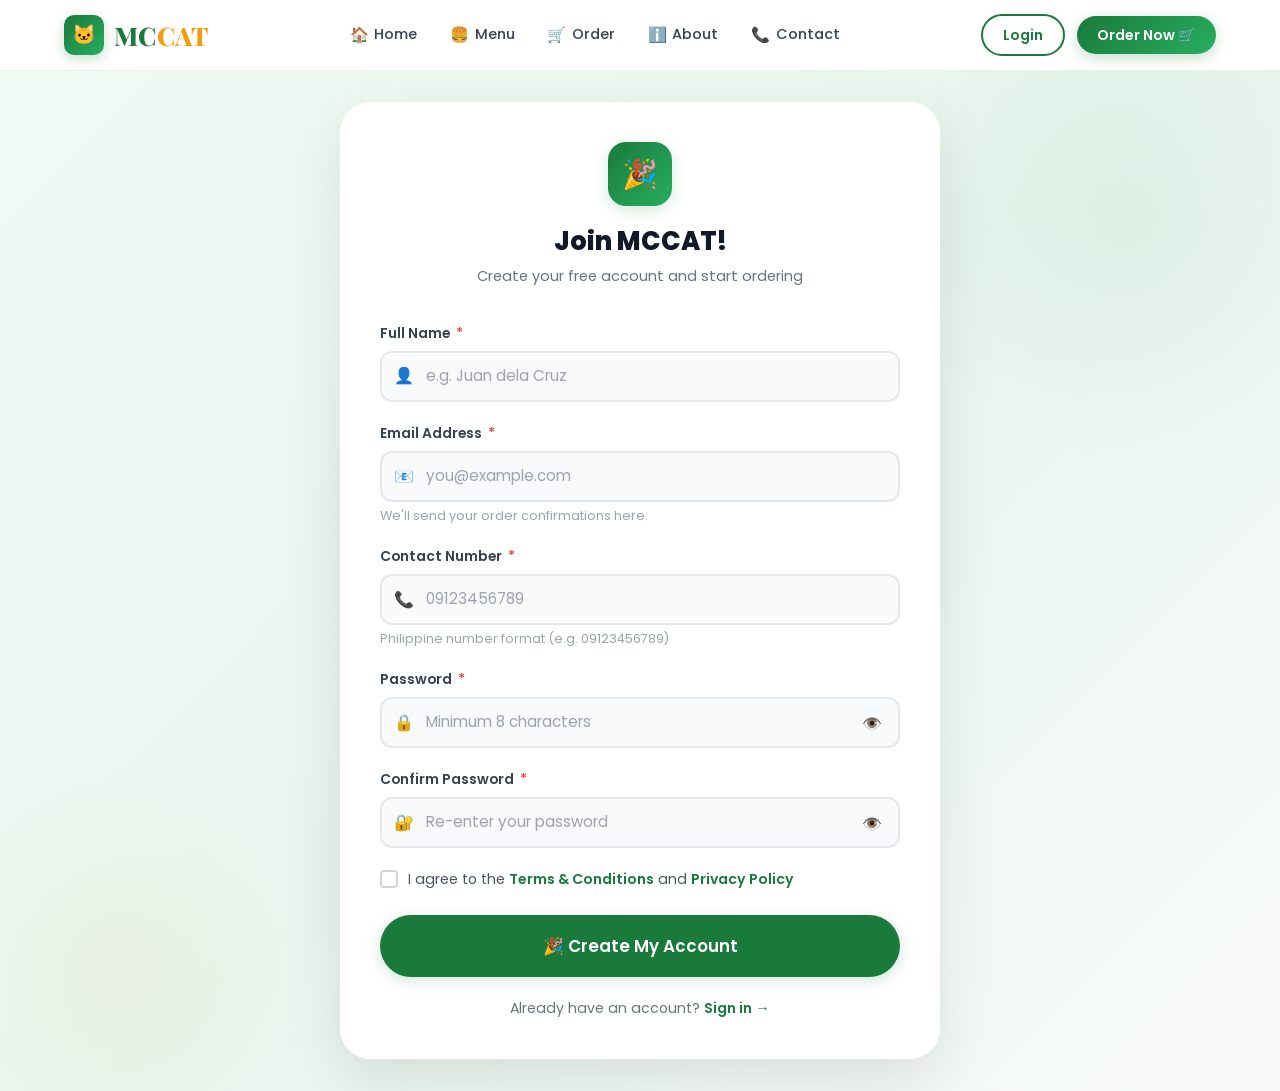
<file: signup.html>
<!DOCTYPE html>
<html lang="en">
<head>
  <meta charset="UTF-8" />
  <meta name="viewport" content="width=device-width, initial-scale=1.0" />
  <title>Create Account — MCCAT</title>
  <link rel="stylesheet" href="css/style.css" />
  <link rel="stylesheet" href="css/navbar.css" />
  <link rel="stylesheet" href="css/forms.css" />
  <link rel="stylesheet" href="css/animations.css" />
</head>
<body>

  <div id="navbarPlaceholder"></div>
  <div class="navbar-spacer"></div>

  <!-- ╔══════════════════════════════════════════════════════╗
       ║  SIGNUP PAGE                                         ║
       ╚══════════════════════════════════════════════════════╝ -->
  <main class="form-page" style="padding:2rem 1rem;">
    <div class="form-card form-card-wide">

      <!-- Header -->
      <div class="form-header">
        <div class="form-logo">🎉</div>
        <h2>Join MCCAT!</h2>
        <p>Create your free account and start ordering</p>
      </div>

      <!-- Alert -->
      <div id="signupAlert"></div>

      <!-- Signup Form
           PHP BACKEND NOTE:
           action="api/register.php" method="POST"
           Sanitize all inputs server-side with htmlspecialchars() / prepared statements
      -->
      <form id="signupForm" novalidate autocomplete="on">

        <!-- Full Name -->
        <div class="form-group">
          <label for="signupFullName" class="form-label">
            Full Name <span class="required">*</span>
          </label>
          <div class="input-group">
            <input
              type="text"
              id="signupFullName"
              name="full_name"
              class="form-control"
              placeholder="e.g. Juan dela Cruz"
              autocomplete="name"
              maxlength="100"
              required
            />
            <span class="input-icon">👤</span>
          </div>
        </div>

        <!-- Email -->
        <div class="form-group">
          <label for="signupEmail" class="form-label">
            Email Address <span class="required">*</span>
          </label>
          <div class="input-group">
            <input
              type="email"
              id="signupEmail"
              name="email"
              class="form-control"
              placeholder="you@example.com"
              autocomplete="email"
              required
            />
            <span class="input-icon">📧</span>
          </div>
          <span class="form-hint">We'll send your order confirmations here.</span>
        </div>

        <!-- Phone -->
        <div class="form-group">
          <label for="signupPhone" class="form-label">
            Contact Number <span class="required">*</span>
          </label>
          <div class="input-group">
            <input
              type="tel"
              id="signupPhone"
              name="phone"
              class="form-control"
              placeholder="09123456789"
              autocomplete="tel"
              maxlength="15"
              required
            />
            <span class="input-icon">📞</span>
          </div>
          <span class="form-hint">Philippine number format (e.g. 09123456789)</span>
        </div>

        <!-- Password -->
        <div class="form-group">
          <label for="signupPassword" class="form-label">
            Password <span class="required">*</span>
          </label>
          <div class="input-group">
            <input
              type="password"
              id="signupPassword"
              name="password"
              class="form-control has-right-icon"
              placeholder="Minimum 8 characters"
              autocomplete="new-password"
              required
            />
            <span class="input-icon">🔒</span>
            <button type="button" class="toggle-password" id="togglePassword1" aria-label="Show password">👁️</button>
          </div>

          <!-- Password Strength Meter -->
          <div class="password-strength" id="passwordStrength" style="display:none;margin-top:0.6rem;">
            <div class="strength-bars">
              <div class="strength-bar"></div>
              <div class="strength-bar"></div>
              <div class="strength-bar"></div>
              <div class="strength-bar"></div>
            </div>
            <span class="strength-label"></span>
          </div>
        </div>

        <!-- Confirm Password -->
        <div class="form-group">
          <label for="signupConfirmPassword" class="form-label">
            Confirm Password <span class="required">*</span>
          </label>
          <div class="input-group">
            <input
              type="password"
              id="signupConfirmPassword"
              name="confirm_password"
              class="form-control has-right-icon"
              placeholder="Re-enter your password"
              autocomplete="new-password"
              required
            />
            <span class="input-icon">🔐</span>
            <button type="button" class="toggle-password" id="togglePassword2" aria-label="Show confirm password">👁️</button>
          </div>
        </div>

        <!-- Terms & Conditions -->
        <div class="form-group" style="margin-bottom:1.5rem;">
          <label class="form-check" style="align-items:flex-start;">
            <input type="checkbox" id="agreeTerms" name="agree_terms" class="form-check-input" style="margin-top:2px;" required />
            <span class="form-check-label">
              I agree to the <a href="#" style="color:var(--primary);font-weight:600;">Terms & Conditions</a>
              and <a href="#" style="color:var(--primary);font-weight:600;">Privacy Policy</a>
            </span>
          </label>
        </div>

        <!-- Submit -->
        <button
          type="submit"
          id="signupSubmitBtn"
          class="btn btn-primary btn-full btn-lg btn-submit"
        >
          <span class="btn-text">🎉 Create My Account</span>
          <span class="btn-loader" style="display:none;align-items:center;gap:0.5rem;">
            <span class="spinner spinner-sm" style="border-color:rgba(255,255,255,0.3);border-top-color:#fff;"></span>
            Creating account...
          </span>
        </button>

      </form>

      <!-- Footer -->
      <div class="form-footer" style="margin-top:1.25rem;">
        Already have an account?
        <a href="login.html">Sign in →</a>
      </div>

    </div>
  </main>

  <div class="toast-container"></div>

  <script src="js/validation.js"></script>
  <script src="js/navbar.js"></script>
  <script src="js/animations.js"></script>
  <script src="js/signup.js"></script>
  <script>
    async function loadComponent(id, file) {
      try { document.getElementById(id).innerHTML = await (await fetch(file)).text(); } catch(e) {}
    }
    loadComponent('navbarPlaceholder', 'components/navbar.html');
  </script>
</body>
</html>
</file>
<file: css/style.css>
/* ============================================================
   MCCAT - Main Stylesheet (style.css) — Simplified
   Primary: Green (#1a7a3c), Secondary: White (#ffffff)
   Ready for PHP + SQL backend integration
   ============================================================ */

/* --- Google Fonts Import --- */
@import url('https://fonts.googleapis.com/css2?family=Poppins:wght@300;400;500;600;700;800;900&family=Playfair+Display:wght@700;800&display=swap');

/* --- CSS Variables --- */
:root {
  --primary:        #1a7a3c;
  --primary-dark:   #145e2e;
  --primary-light:  #27ae60;
  --primary-pale:   #e8f5ee;
  --accent:         #f39c12;
  --accent-dark:    #d68910;
  --white:          #ffffff;
  --off-white:      #f9fafb;
  --gray-100:       #f3f4f6;
  --gray-200:       #e5e7eb;
  --gray-300:       #d1d5db;
  --gray-400:       #9ca3af;
  --gray-500:       #6b7280;
  --gray-600:       #4b5563;
  --gray-700:       #374151;
  --gray-800:       #1f2937;
  --gray-900:       #111827;
  --danger:         #e74c3c;
  --success:        #27ae60;
  --warning:        #f39c12;
  --shadow-sm:      0 1px 3px rgba(0,0,0,0.08), 0 1px 2px rgba(0,0,0,0.06);
  --shadow-md:      0 4px 6px rgba(0,0,0,0.07), 0 2px 4px rgba(0,0,0,0.06);
  --shadow-lg:      0 10px 25px rgba(0,0,0,0.1), 0 4px 10px rgba(0,0,0,0.05);
  --shadow-xl:      0 20px 60px rgba(0,0,0,0.15);
  --shadow-green:   0 4px 16px rgba(26,122,60,0.18);
  --radius-sm:      6px;
  --radius-md:      12px;
  --radius-lg:      20px;
  --radius-xl:      30px;
  --radius-full:    9999px;
  --transition:     all 0.2s ease;
  --font-main:      'Poppins', sans-serif;
  --font-display:   'Playfair Display', serif;
}

/* --- Reset & Base --- */
*, *::before, *::after {
  margin: 0;
  padding: 0;
  box-sizing: border-box;
}

html {
  scroll-behavior: smooth;
  font-size: 16px;
}

body {
  font-family: var(--font-main);
  color: var(--gray-800);
  background-color: var(--white);
  line-height: 1.6;
  overflow-x: hidden;
}

img { max-width: 100%; height: auto; display: block; }
a  { text-decoration: none; color: inherit; }
ul { list-style: none; }
button { cursor: pointer; border: none; background: none; font-family: inherit; }
input, textarea, select { font-family: inherit; }

/* --- Typography --- */
h1, h2, h3, h4, h5, h6 {
  font-weight: 700;
  line-height: 1.2;
  color: var(--gray-900);
}
h1 { font-size: clamp(2rem, 5vw, 3.5rem); }
h2 { font-size: clamp(1.6rem, 3.5vw, 2.5rem); }
h3 { font-size: clamp(1.2rem, 2.5vw, 1.8rem); }
h4 { font-size: 1.2rem; }
p  { color: var(--gray-600); line-height: 1.8; }

/* --- Container --- */
.container {
  width: 100%;
  max-width: 1200px;
  margin: 0 auto;
  padding: 0 1.5rem;
}

/* --- Section Styles --- */
.section    { padding: 5rem 0; }
.section-sm { padding: 3rem 0; }

.section-header {
  text-align: center;
  margin-bottom: 3.5rem;
}
.section-header .tag {
  display: inline-block;
  background: var(--primary-pale);
  color: var(--primary);
  font-size: 0.78rem;
  font-weight: 600;
  letter-spacing: 0.1em;
  text-transform: uppercase;
  padding: 0.35rem 1rem;
  border-radius: var(--radius-full);
  margin-bottom: 0.75rem;
}
.section-header h2 { margin-bottom: 0.75rem; }
.section-header p {
  max-width: 520px;
  margin: 0 auto;
  font-size: 1.05rem;
}

/* --- Buttons --- */
.btn {
  display: inline-flex;
  align-items: center;
  gap: 0.5rem;
  padding: 0.75rem 1.75rem;
  border-radius: var(--radius-full);
  font-size: 0.95rem;
  font-weight: 600;
  transition: background 0.2s ease, border-color 0.2s ease, box-shadow 0.2s ease;
  cursor: pointer;
  border: 2px solid transparent;
  white-space: nowrap;
}
.btn-primary {
  background: var(--primary);
  color: var(--white);
  box-shadow: var(--shadow-green);
}
.btn-primary:hover {
  background: var(--primary-dark);
  box-shadow: 0 6px 20px rgba(26,122,60,0.28);
}
.btn-secondary {
  background: var(--white);
  color: var(--primary);
  border-color: var(--primary);
}
.btn-secondary:hover {
  background: var(--primary-pale);
}
.btn-accent {
  background: var(--accent);
  color: var(--white);
  box-shadow: 0 4px 14px rgba(243,156,18,0.25);
}
.btn-accent:hover {
  background: var(--accent-dark);
}
.btn-outline {
  background: transparent;
  color: var(--white);
  border-color: var(--white);
}
.btn-outline:hover {
  background: var(--white);
  color: var(--primary);
}
.btn-lg   { padding: 1rem 2.25rem; font-size: 1.05rem; }
.btn-sm   { padding: 0.5rem 1.1rem; font-size: 0.85rem; }
.btn-full { width: 100%; justify-content: center; }
.btn:disabled {
  opacity: 0.6;
  cursor: not-allowed;
}

/* --- Badge --- */
.badge {
  display: inline-flex;
  align-items: center;
  padding: 0.2rem 0.65rem;
  border-radius: var(--radius-full);
  font-size: 0.75rem;
  font-weight: 600;
}
.badge-green  { background: var(--primary-pale); color: var(--primary); }
.badge-orange { background: #fff3e0; color: #e65100; }
.badge-red    { background: #fce4ec; color: var(--danger); }

/* --- Cards --- */
.card {
  background: var(--white);
  border-radius: var(--radius-lg);
  box-shadow: var(--shadow-md);
  overflow: hidden;
  transition: box-shadow 0.2s ease;
}
.card:hover {
  box-shadow: var(--shadow-lg);
}

/* --- Food Card --- */
.food-card {
  background: var(--white);
  border-radius: var(--radius-lg);
  box-shadow: var(--shadow-md);
  overflow: hidden;
  transition: box-shadow 0.2s ease, border-color 0.2s ease;
  display: flex;
  flex-direction: column;
  border: 1px solid var(--gray-100);
}
.food-card:hover {
  box-shadow: var(--shadow-lg);
  border-color: var(--primary-pale);
}
.food-card-image {
  width: 100%;
  height: 200px;
  background: var(--primary-pale);
  display: flex;
  align-items: center;
  justify-content: center;
  overflow: hidden;
  position: relative;
}
.food-card-image img {
  width: 100%;
  height: 100%;
  object-fit: cover;
  display: block;
  transition: transform 0.3s ease;
}
.food-card:hover .food-card-image img {
  transform: scale(1.03);
}
.food-card-body {
  padding: 1.25rem;
  flex: 1;
  display: flex;
  flex-direction: column;
}
.food-card-name {
  font-size: 1rem;
  font-weight: 700;
  color: var(--gray-900);
  margin-bottom: 0.35rem;
}
.food-card-desc {
  font-size: 0.85rem;
  color: var(--gray-500);
  line-height: 1.6;
  margin-bottom: 1rem;
  flex: 1;
  display: -webkit-box;
  -webkit-line-clamp: 2;
  line-clamp: 2;
  -webkit-box-orient: vertical;
  overflow: hidden;
}
.food-card-footer {
  display: flex;
  align-items: center;
  justify-content: space-between;
  margin-top: auto;
}
.food-card-price {
  font-size: 1.15rem;
  font-weight: 800;
  color: var(--primary);
}
.food-card-price span {
  font-size: 0.78rem;
  font-weight: 500;
  color: var(--gray-400);
}
.food-card-rating {
  display: flex;
  align-items: center;
  gap: 0.25rem;
  font-size: 0.8rem;
  color: var(--gray-500);
}
.food-card-rating .star { color: #f59e0b; }

/* --- Star Rating --- */
.stars { color: #f59e0b; font-size: 0.85rem; letter-spacing: 0.05em; }

/* --- Page Hero (inner pages) --- */
.page-hero {
  background: linear-gradient(135deg, var(--primary-dark) 0%, var(--primary) 50%, var(--primary-light) 100%);
  padding: 5rem 0 3.5rem;
  text-align: center;
  position: relative;
  overflow: hidden;
}
.page-hero::before {
  content: '';
  position: absolute;
  top: -50%;
  left: -20%;
  width: 400px;
  height: 400px;
  background: rgba(255,255,255,0.05);
  border-radius: 50%;
}
.page-hero::after {
  content: '';
  position: absolute;
  bottom: -40%;
  right: -10%;
  width: 350px;
  height: 350px;
  background: rgba(255,255,255,0.04);
  border-radius: 50%;
}
.page-hero h1 { color: var(--white); margin-bottom: 0.75rem; }
.page-hero p  { color: rgba(255,255,255,0.8); font-size: 1.1rem; }
.breadcrumb {
  display: flex;
  align-items: center;
  justify-content: center;
  gap: 0.5rem;
  margin-top: 1rem;
  font-size: 0.88rem;
  color: rgba(255,255,255,0.7);
}
.breadcrumb a { color: rgba(255,255,255,0.9); transition: color 0.2s ease; }
.breadcrumb a:hover { color: var(--white); }
.breadcrumb span { color: rgba(255,255,255,0.5); }

/* --- Divider --- */
.divider {
  width: 60px;
  height: 4px;
  background: linear-gradient(90deg, var(--primary), var(--primary-light));
  border-radius: var(--radius-full);
  margin: 1rem auto;
}

/* --- Grid Layouts --- */
.grid-2    { display: grid; grid-template-columns: repeat(2, 1fr); gap: 1.5rem; }
.grid-3    { display: grid; grid-template-columns: repeat(3, 1fr); gap: 1.5rem; }
.grid-4    { display: grid; grid-template-columns: repeat(4, 1fr); gap: 1.5rem; }
.grid-auto { display: grid; grid-template-columns: repeat(auto-fill, minmax(260px, 1fr)); gap: 1.5rem; }

/* --- Alert Messages --- */
.alert {
  padding: 1rem 1.25rem;
  border-radius: var(--radius-md);
  font-size: 0.9rem;
  font-weight: 500;
  display: flex;
  align-items: flex-start;
  gap: 0.75rem;
  margin-bottom: 1rem;
}
.alert-success { background: #d1fae5; color: #065f46; border-left: 4px solid var(--success); }
.alert-error   { background: #fee2e2; color: #991b1b; border-left: 4px solid var(--danger); }
.alert-warning { background: #fef3c7; color: #92400e; border-left: 4px solid var(--warning); }
.alert-info    { background: #dbeafe; color: #1e40af; border-left: 4px solid #3b82f6; }
.alert-icon    { font-size: 1.1rem; flex-shrink: 0; margin-top: 0.05rem; }

/* --- Toast Notification --- */
.toast-container {
  position: fixed;
  top: 1.5rem;
  right: 1.5rem;
  z-index: 9999;
  display: flex;
  flex-direction: column;
  gap: 0.75rem;
}
.toast {
  background: var(--white);
  border-radius: var(--radius-md);
  padding: 1rem 1.25rem;
  box-shadow: var(--shadow-xl);
  display: flex;
  align-items: center;
  gap: 0.75rem;
  min-width: 280px;
  max-width: 380px;
  opacity: 0;
  transition: opacity 0.3s ease;
  border-left: 4px solid var(--primary);
}
.toast.show   { opacity: 1; }
.toast-icon   { font-size: 1.3rem; }
.toast-message { font-size: 0.9rem; font-weight: 500; flex: 1; }
.toast-close  { font-size: 1.1rem; cursor: pointer; color: var(--gray-400); padding: 0 0.25rem; }

/* --- Loading Spinner --- */
.spinner {
  width: 40px;
  height: 40px;
  border: 3px solid var(--gray-200);
  border-top-color: var(--primary);
  border-radius: 50%;
  animation: spin 0.8s linear infinite;
}
.spinner-sm { width: 20px; height: 20px; border-width: 2px; }
@keyframes spin { to { transform: rotate(360deg); } }

.loading-container {
  display: flex;
  flex-direction: column;
  align-items: center;
  justify-content: center;
  padding: 4rem 2rem;
  gap: 1rem;
}
.loading-container p { color: var(--gray-500); font-size: 0.9rem; }

/* --- Empty State --- */
.empty-state {
  text-align: center;
  padding: 4rem 2rem;
}
.empty-state .empty-icon { font-size: 4rem; margin-bottom: 1rem; }
.empty-state h3 { color: var(--gray-700); margin-bottom: 0.5rem; }
.empty-state p  { color: var(--gray-500); }

/* --- Footer --- */
footer {
  background: var(--gray-900);
  color: var(--gray-300);
  padding: 4rem 0 0;
}
.footer-grid {
  display: grid;
  grid-template-columns: 2fr 1fr 1fr 1.5fr;
  gap: 3rem;
  padding-bottom: 3rem;
  border-bottom: 1px solid rgba(255,255,255,0.08);
}
.footer-brand .logo-text {
  font-size: 1.8rem;
  font-weight: 900;
  color: var(--white);
  font-family: var(--font-display);
}
.footer-brand p {
  margin: 1rem 0 1.5rem;
  color: var(--gray-400);
  font-size: 0.9rem;
  line-height: 1.7;
}
.footer-social { display: flex; gap: 0.75rem; }
.social-btn {
  width: 38px;
  height: 38px;
  border-radius: var(--radius-md);
  background: rgba(255,255,255,0.07);
  display: flex;
  align-items: center;
  justify-content: center;
  font-size: 1rem;
  transition: background 0.2s ease;
  text-decoration: none;
}
.social-btn:hover { background: var(--primary); }
.footer-col h4 {
  color: var(--white);
  font-size: 0.95rem;
  font-weight: 600;
  margin-bottom: 1.25rem;
  text-transform: uppercase;
  letter-spacing: 0.06em;
}
.footer-col ul { display: flex; flex-direction: column; gap: 0.6rem; }
.footer-col ul li a {
  color: var(--gray-400);
  font-size: 0.9rem;
  transition: color 0.2s ease;
  display: flex;
  align-items: center;
  gap: 0.4rem;
}
.footer-col ul li a:hover { color: var(--primary-light); }
.footer-contact-item {
  display: flex;
  align-items: flex-start;
  gap: 0.75rem;
  margin-bottom: 0.75rem;
}
.footer-contact-item .icon { font-size: 1rem; margin-top: 0.15rem; color: var(--primary-light); }
.footer-contact-item p    { color: var(--gray-400); font-size: 0.88rem; margin: 0; line-height: 1.5; }
.footer-bottom {
  padding: 1.5rem 0;
  display: flex;
  align-items: center;
  justify-content: space-between;
  font-size: 0.85rem;
  color: var(--gray-500);
}
.footer-bottom a { color: var(--gray-400); transition: color 0.2s ease; }
.footer-bottom a:hover { color: var(--primary-light); }

/* --- Utility Classes --- */
.text-center { text-align: center; }
.text-green  { color: var(--primary); }
.text-accent { color: var(--accent); }
.text-gray   { color: var(--gray-500); }
.text-sm     { font-size: 0.875rem; }
.text-lg     { font-size: 1.125rem; }
.text-bold   { font-weight: 700; }
.bg-green    { background: var(--primary-pale); }
.mt-1 { margin-top: 0.5rem; }
.mt-2 { margin-top: 1rem; }
.mt-3 { margin-top: 1.5rem; }
.mt-4 { margin-top: 2rem; }
.mb-1 { margin-bottom: 0.5rem; }
.mb-2 { margin-bottom: 1rem; }
.mb-3 { margin-bottom: 1.5rem; }
.mb-4 { margin-bottom: 2rem; }
.d-flex          { display: flex; }
.align-center    { align-items: center; }
.justify-between { justify-content: space-between; }
.gap-1 { gap: 0.5rem; }
.gap-2 { gap: 1rem; }
.gap-3 { gap: 1.5rem; }
.hidden  { display: none !important; }
.visible { display: block !important; }

/* --- Price Tag --- */
.price-tag { font-size: 1.2rem; font-weight: 800; color: var(--primary); }
.price-tag::before { content: '₱'; font-size: 0.85em; }

/* --- Order Summary Box --- */
.summary-box {
  background: var(--primary-pale);
  border: 1px solid rgba(26,122,60,0.15);
  border-radius: var(--radius-lg);
  padding: 1.5rem;
}
.summary-row {
  display: flex;
  justify-content: space-between;
  align-items: center;
  padding: 0.5rem 0;
  font-size: 0.95rem;
}
.summary-row.total {
  border-top: 2px solid rgba(26,122,60,0.2);
  margin-top: 0.5rem;
  padding-top: 1rem;
  font-size: 1.15rem;
  font-weight: 800;
  color: var(--gray-900);
}
.summary-row.total .amount { color: var(--primary); }

/* --- Back to Top --- */
#backToTop {
  position: fixed;
  bottom: 2rem;
  right: 2rem;
  width: 46px;
  height: 46px;
  background: var(--primary);
  color: var(--white);
  border-radius: var(--radius-full);
  display: flex;
  align-items: center;
  justify-content: center;
  font-size: 1.1rem;
  box-shadow: var(--shadow-green);
  cursor: pointer;
  transition: background 0.2s ease;
  opacity: 0;
  visibility: hidden;
  z-index: 999;
  border: none;
}
#backToTop.visible { opacity: 1; visibility: visible; }
#backToTop:hover   { background: var(--primary-dark); }

/* ============================================================
   RESPONSIVE BREAKPOINTS
   ============================================================ */
@media (max-width: 1024px) {
  .footer-grid { grid-template-columns: 1fr 1fr; gap: 2rem; }
  .grid-4      { grid-template-columns: repeat(2, 1fr); }
}

@media (max-width: 768px) {
  .section { padding: 3.5rem 0; }
  .grid-2, .grid-3, .grid-4 { grid-template-columns: 1fr; }
  .footer-grid   { grid-template-columns: 1fr; gap: 2rem; }
  .footer-bottom { flex-direction: column; gap: 0.75rem; text-align: center; }
}

@media (max-width: 480px) {
  :root { font-size: 14px; }
  .container { padding: 0 1rem; }
}
</file>
<file: css/navbar.css>
/* ============================================================
   MCCAT - Navbar Styles (navbar.css) — Simplified
   ============================================================ */

/* --- Navbar Base --- */
#navbar {
  position: fixed;
  top: 0;
  left: 0;
  right: 0;
  z-index: 1000;
  background: rgba(255, 255, 255, 0.97);
  backdrop-filter: blur(12px);
  -webkit-backdrop-filter: blur(12px);
  border-bottom: 1px solid rgba(26, 122, 60, 0.1);
  transition: box-shadow 0.2s ease, border-color 0.2s ease;
}

#navbar.scrolled {
  box-shadow: 0 4px 16px rgba(0, 0, 0, 0.07);
  border-bottom-color: rgba(26, 122, 60, 0.15);
}

.navbar-container {
  display: flex;
  align-items: center;
  justify-content: space-between;
  height: 70px;
  max-width: 1200px;
  margin: 0 auto;
  padding: 0 1.5rem;
}

/* --- Logo --- */
.navbar-logo {
  display: flex;
  align-items: center;
  gap: 0.6rem;
  text-decoration: none;
  z-index: 1001;
}

.logo-icon {
  width: 40px;
  height: 40px;
  background: linear-gradient(135deg, var(--primary), var(--primary-light));
  border-radius: 10px;
  display: flex;
  align-items: center;
  justify-content: center;
  font-size: 1.2rem;
  color: white;
  font-weight: 900;
  box-shadow: 0 4px 12px rgba(26, 122, 60, 0.25);
}

.logo-text {
  font-family: var(--font-display);
  font-size: 1.6rem;
  font-weight: 800;
  color: var(--primary);
  letter-spacing: 0.02em;
}

.logo-text span { color: var(--accent); }

/* --- Nav Menu --- */
.navbar-menu {
  display: flex;
  align-items: center;
  gap: 0.25rem;
  list-style: none;
}

.nav-item { position: relative; }

.nav-link {
  display: flex;
  align-items: center;
  gap: 0.35rem;
  padding: 0.5rem 0.9rem;
  font-size: 0.9rem;
  font-weight: 500;
  color: var(--gray-700);
  border-radius: var(--radius-full);
  transition: color 0.2s ease, background 0.2s ease;
  text-decoration: none;
  white-space: nowrap;
}

.nav-link:hover {
  color: var(--primary);
  background: var(--primary-pale);
}

.nav-link.active {
  color: var(--primary);
  background: var(--primary-pale);
  font-weight: 600;
}

.nav-link .nav-icon { font-size: 0.95rem; }

/* Active indicator underline */
.nav-item::after {
  content: '';
  position: absolute;
  bottom: -2px;
  left: 50%;
  transform: translateX(-50%) scaleX(0);
  width: 20px;
  height: 3px;
  background: var(--primary);
  border-radius: var(--radius-full);
  transition: transform 0.2s ease;
}

.nav-item:has(.nav-link.active)::after {
  transform: translateX(-50%) scaleX(1);
}

/* --- Navbar Actions --- */
.navbar-actions {
  display: flex;
  align-items: center;
  gap: 0.75rem;
}

.btn-login {
  padding: 0.5rem 1.25rem;
  font-size: 0.88rem;
  font-weight: 600;
  color: var(--primary);
  background: transparent;
  border: 2px solid var(--primary);
  border-radius: var(--radius-full);
  transition: background 0.2s ease;
  text-decoration: none;
  display: inline-flex;
  align-items: center;
  gap: 0.4rem;
}

.btn-login:hover { background: var(--primary-pale); }

.btn-order-now {
  padding: 0.5rem 1.25rem;
  font-size: 0.88rem;
  font-weight: 600;
  color: var(--white);
  background: linear-gradient(135deg, var(--primary), var(--primary-light));
  border-radius: var(--radius-full);
  transition: background 0.2s ease, box-shadow 0.2s ease;
  text-decoration: none;
  display: inline-flex;
  align-items: center;
  gap: 0.4rem;
  box-shadow: 0 4px 14px rgba(26, 122, 60, 0.25);
}

.btn-order-now:hover {
  box-shadow: 0 6px 20px rgba(26, 122, 60, 0.35);
}

/* --- Mobile Hamburger --- */
.hamburger {
  display: none;
  flex-direction: column;
  justify-content: center;
  gap: 5px;
  width: 38px;
  height: 38px;
  cursor: pointer;
  padding: 6px;
  border-radius: var(--radius-md);
  transition: background 0.2s ease;
  z-index: 1001;
  border: none;
  background: transparent;
}

.hamburger:hover { background: var(--primary-pale); }

.hamburger-line {
  width: 100%;
  height: 2.5px;
  background: var(--gray-700);
  border-radius: 3px;
  transition: transform 0.25s ease, opacity 0.25s ease, background 0.2s ease;
  transform-origin: center;
}

.hamburger.open .hamburger-line:nth-child(1) {
  transform: translateY(7.5px) rotate(45deg);
  background: var(--primary);
}
.hamburger.open .hamburger-line:nth-child(2) {
  opacity: 0;
}
.hamburger.open .hamburger-line:nth-child(3) {
  transform: translateY(-7.5px) rotate(-45deg);
  background: var(--primary);
}

/* --- Mobile Overlay --- */
.mobile-overlay {
  display: none;
  position: fixed;
  top: 0;
  left: 0;
  width: 100%;
  height: 100%;
  background: rgba(0, 0, 0, 0.45);
  z-index: 998;
  opacity: 0;
  transition: opacity 0.2s ease;
}

.mobile-overlay.active {
  display: block;
  opacity: 1;
}

/* ============================================================
   RESPONSIVE NAVBAR
   ============================================================ */
@media (max-width: 900px) {
  .hamburger { display: flex; }

  .navbar-menu {
    position: fixed;
    top: 0;
    right: -300px;
    width: 280px;
    height: 100vh;
    background: var(--white);
    flex-direction: column;
    align-items: flex-start;
    justify-content: flex-start;
    padding: 5.5rem 1.5rem 2rem;
    gap: 0.25rem;
    z-index: 999;
    transition: right 0.25s ease;
    box-shadow: -4px 0 20px rgba(0, 0, 0, 0.1);
    overflow-y: auto;
  }

  .navbar-menu.mobile-open { right: 0; }

  .nav-item { width: 100%; }
  .nav-item::after { display: none; }

  .nav-link {
    width: 100%;
    padding: 0.85rem 1rem;
    font-size: 1rem;
    border-radius: var(--radius-md);
    gap: 0.75rem;
  }

  .nav-link .nav-icon {
    font-size: 1.1rem;
    width: 24px;
    text-align: center;
  }

  .nav-divider {
    width: 100%;
    height: 1px;
    background: var(--gray-100);
    margin: 0.75rem 0;
  }

  .navbar-actions { display: none; }

  .mobile-nav-actions {
    display: flex;
    flex-direction: column;
    gap: 0.75rem;
    width: 100%;
    padding-top: 1rem;
    border-top: 1px solid var(--gray-100);
    margin-top: 0.5rem;
  }

  .mobile-nav-actions .btn {
    width: 100%;
    justify-content: center;
    padding: 0.85rem;
    font-size: 0.95rem;
  }
}

@media (min-width: 901px) {
  .mobile-nav-actions { display: none; }
  .nav-divider        { display: none; }
}

/* --- Page offset for fixed navbar --- */
.navbar-spacer { height: 70px; }
</file>
<file: css/animations.css>
/* ============================================================
   MCCAT - Animations (animations.css) — Simplified
   Non-essential animations removed. Kept: scroll-reveal,
   skeleton shimmer, and spinner (required by JS & loading UI).
   ============================================================ */

/* ============================================================
   KEYFRAME DEFINITIONS
   Only spin and shimmer are kept — required by functional UI.
   ============================================================ */

@keyframes shimmer {
  0%   { background-position: -1000px 0; }
  100% { background-position:  1000px 0; }
}

@keyframes spin {
  to { transform: rotate(360deg); }
}

/* ============================================================
   SCROLL REVEAL (class added by JS)
   Simplified: fade + translate only, no scale variants.
   ============================================================ */

.reveal {
  opacity: 0;
  transform: translateY(20px);
  transition: opacity 0.5s ease, transform 0.5s ease;
}
.reveal.visible {
  opacity: 1;
  transform: translateY(0);
}

.reveal-left {
  opacity: 0;
  transform: translateX(-20px);
  transition: opacity 0.5s ease, transform 0.5s ease;
}
.reveal-left.visible { opacity: 1; transform: translateX(0); }

.reveal-right {
  opacity: 0;
  transform: translateX(20px);
  transition: opacity 0.5s ease, transform 0.5s ease;
}
.reveal-right.visible { opacity: 1; transform: translateX(0); }

.reveal-scale {
  opacity: 0;
  transition: opacity 0.5s ease;
}
.reveal-scale.visible { opacity: 1; }

/* Stagger children */
.stagger > *:nth-child(1) { transition-delay: 0.05s; }
.stagger > *:nth-child(2) { transition-delay: 0.10s; }
.stagger > *:nth-child(3) { transition-delay: 0.15s; }
.stagger > *:nth-child(4) { transition-delay: 0.20s; }
.stagger > *:nth-child(5) { transition-delay: 0.25s; }
.stagger > *:nth-child(6) { transition-delay: 0.30s; }
.stagger > *:nth-child(7) { transition-delay: 0.35s; }
.stagger > *:nth-child(8) { transition-delay: 0.40s; }

/* ============================================================
   SKELETON LOADING
   Shimmer kept — it's a functional loading state indicator.
   ============================================================ */

.skeleton {
  background: linear-gradient(
    90deg,
    var(--gray-100) 25%,
    var(--gray-200) 50%,
    var(--gray-100) 75%
  );
  background-size: 1000px 100%;
  animation: shimmer 1.5s infinite linear;
  border-radius: var(--radius-md);
}

.skeleton-card {
  border-radius: var(--radius-lg);
  overflow: hidden;
  border: 1px solid var(--gray-100);
}

.skeleton-img   { width: 100%; height: 200px; }
.skeleton-title { height: 20px; margin: 1rem 1rem 0.5rem; width: 70%; }
.skeleton-text  { height: 14px; margin: 0.4rem 1rem; }

.skeleton-text.short  { width: 40%; }
.skeleton-text.medium { width: 70%; }
.skeleton-text.long   { width: 90%; }

.skeleton-btn {
  height: 38px;
  margin: 1rem;
  width: calc(100% - 2rem);
  border-radius: var(--radius-full) !important;
}

/* ============================================================
   PAGE TRANSITION — minimal fade only
   ============================================================ */

.page-transition {
  animation: none;
  opacity: 1;
}

/* ============================================================
   UTILITY ANIMATION CLASSES
   Kept as no-ops so existing class references in HTML don't break.
   All visual motion stripped out.
   ============================================================ */

.animate-fadeIn,
.animate-fadeInUp,
.animate-fadeInDown,
.animate-fadeInLeft,
.animate-fadeInRight,
.animate-scaleIn,
.animate-bounceIn {
  opacity: 1;
  transform: none;
}

.animate-float,
.animate-floatSlow,
.animate-pulse,
.animate-wiggle {
  animation: none;
}

/* Delay utilities — kept so JS-driven stagger still works */
.delay-100  { animation-delay: 0.1s; }
.delay-200  { animation-delay: 0.2s; }
.delay-300  { animation-delay: 0.3s; }
.delay-400  { animation-delay: 0.4s; }
.delay-500  { animation-delay: 0.5s; }
.delay-600  { animation-delay: 0.6s; }
.delay-700  { animation-delay: 0.7s; }
.delay-800  { animation-delay: 0.8s; }
.delay-900  { animation-delay: 0.9s; }
.delay-1000 { animation-delay: 1s; }

/* ============================================================
   HOVER EFFECTS — simplified to color/border only, no motion
   ============================================================ */

.hover-lift,
.hover-grow { transition: box-shadow 0.2s ease; }
.hover-lift:hover,
.hover-grow:hover { box-shadow: var(--shadow-lg); }

.hover-glow:hover { box-shadow: 0 0 16px rgba(26, 122, 60, 0.3); }

/* Shine stripped — .hover-shine is now a no-op */
.hover-shine { position: relative; overflow: hidden; }

/* ============================================================
   COUNTER / GRADIENT TEXT — stripped to plain styles
   ============================================================ */

.counter-value { display: inline-block; }

.gradient-text { color: var(--primary); }

/* ============================================================
   FLOATING FOOD — hidden (decorative only)
   ============================================================ */

.floating-food { display: none; }

/* ============================================================
   BUTTON RIPPLE — stripped
   ============================================================ */

.btn-ripple { position: relative; overflow: hidden; }
.btn-ripple .ripple-effect { display: none; }

/* ============================================================
   BADGE PULSE — stripped
   ============================================================ */

.badge-pulse::before { display: none; }

/* ============================================================
   REDUCE MOTION (Accessibility)
   ============================================================ */

@media (prefers-reduced-motion: reduce) {
  *, *::before, *::after {
    animation-duration: 0.01ms !important;
    animation-iteration-count: 1 !important;
    transition-duration: 0.01ms !important;
  }

  .reveal,
  .reveal-left,
  .reveal-right,
  .reveal-scale {
    opacity: 1 !important;
    transform: none !important;
  }
}
</file>
<file: css/forms.css>
/* ============================================================
   MCCAT - Forms Styles (forms.css)
   ============================================================ */

/* --- Form Layout --- */
.form-page {
  min-height: calc(100vh - 70px);
  display: flex;
  align-items: center;
  justify-content: center;
  padding: 2.5rem 1.5rem;
  background: linear-gradient(135deg, #f0faf4 0%, #e8f5ee 50%, #f9fafb 100%);
  position: relative;
  overflow: hidden;
}

.form-page::before {
  content: '';
  position: absolute;
  top: -100px;
  right: -100px;
  width: 500px;
  height: 500px;
  background: radial-gradient(circle, rgba(26, 122, 60, 0.06) 0%, transparent 70%);
  pointer-events: none;
}

.form-page::after {
  content: '';
  position: absolute;
  bottom: -80px;
  left: -80px;
  width: 400px;
  height: 400px;
  background: radial-gradient(circle, rgba(243, 156, 18, 0.05) 0%, transparent 70%);
  pointer-events: none;
}

/* --- Form Card --- */
.form-card {
  background: var(--white);
  border-radius: var(--radius-xl);
  box-shadow: 0 20px 60px rgba(0, 0, 0, 0.1);
  padding: 2.5rem;
  width: 100%;
  max-width: 480px;
  position: relative;
  z-index: 1;
  animation: formSlideUp 0.5s cubic-bezier(0.34, 1.56, 0.64, 1) both;
}

@keyframes formSlideUp {
  from { opacity: 0; transform: translateY(30px); }
  to   { opacity: 1; transform: translateY(0); }
}

.form-card-wide {
  max-width: 600px;
}

/* --- Form Header --- */
.form-header {
  text-align: center;
  margin-bottom: 2rem;
}

.form-logo {
  width: 64px;
  height: 64px;
  background: linear-gradient(135deg, var(--primary), var(--primary-light));
  border-radius: 18px;
  display: flex;
  align-items: center;
  justify-content: center;
  margin: 0 auto 1.25rem;
  font-size: 1.8rem;
  box-shadow: var(--shadow-green);
}

.form-header h2 {
  font-size: 1.6rem;
  font-weight: 800;
  color: var(--gray-900);
  margin-bottom: 0.4rem;
}

.form-header p {
  color: var(--gray-500);
  font-size: 0.92rem;
}

/* --- Form Group --- */
.form-group {
  margin-bottom: 1.25rem;
}

.form-label {
  display: block;
  font-size: 0.87rem;
  font-weight: 600;
  color: var(--gray-700);
  margin-bottom: 0.45rem;
}

.form-label .required {
  color: var(--danger);
  margin-left: 3px;
}

/* --- Input Fields --- */
.form-control {
  display: block;
  width: 100%;
  padding: 0.75rem 1rem;
  font-size: 0.95rem;
  font-family: var(--font-main);
  color: var(--gray-800);
  background: var(--gray-50, #f9fafb);
  border: 2px solid var(--gray-200);
  border-radius: var(--radius-md);
  transition: var(--transition);
  outline: none;
  line-height: 1.5;
}

.form-control::placeholder {
  color: var(--gray-400);
}

.form-control:hover {
  border-color: var(--gray-300);
  background: var(--white);
}

.form-control:focus {
  border-color: var(--primary);
  background: var(--white);
  box-shadow: 0 0 0 3px rgba(26, 122, 60, 0.12);
}

/* --- Input Icon Wrapper --- */
.input-group {
  position: relative;
}

.input-group .form-control {
  padding-left: 2.75rem;
}

.input-group .input-icon {
  position: absolute;
  left: 0.9rem;
  top: 50%;
  transform: translateY(-50%);
  color: var(--gray-400);
  font-size: 1rem;
  pointer-events: none;
  transition: color 0.25s;
}

.input-group .form-control:focus ~ .input-icon,
.input-group:focus-within .input-icon {
  color: var(--primary);
}

/* Password toggle button */
.input-group .toggle-password {
  position: absolute;
  right: 0.9rem;
  top: 50%;
  transform: translateY(-50%);
  cursor: pointer;
  color: var(--gray-400);
  font-size: 1rem;
  background: none;
  border: none;
  padding: 0.25rem;
  border-radius: 4px;
  transition: color 0.25s;
  display: flex;
  align-items: center;
}

.input-group .toggle-password:hover {
  color: var(--primary);
}

.input-group .form-control.has-right-icon {
  padding-right: 2.75rem;
}

/* --- Select --- */
select.form-control {
  appearance: none;
  background-image: url("data:image/svg+xml,%3Csvg xmlns='http://www.w3.org/2000/svg' width='12' height='8' viewBox='0 0 12 8'%3E%3Cpath fill='%236b7280' d='M1 1l5 5 5-5'/%3E%3C/svg%3E");
  background-repeat: no-repeat;
  background-position: right 1rem center;
  padding-right: 2.5rem;
  cursor: pointer;
}

/* --- Textarea --- */
textarea.form-control {
  resize: vertical;
  min-height: 110px;
  line-height: 1.6;
}

/* --- Validation States --- */
.form-control.is-valid {
  border-color: var(--success);
  background-image: url("data:image/svg+xml,%3Csvg xmlns='http://www.w3.org/2000/svg' width='16' height='16' viewBox='0 0 24 24' fill='none' stroke='%2327ae60' stroke-width='2'%3E%3Cpolyline points='20 6 9 17 4 12'/%3E%3C/svg%3E");
  background-repeat: no-repeat;
  background-position: right 1rem center;
  padding-right: 2.5rem;
}

.form-control.is-invalid {
  border-color: var(--danger);
  background-image: url("data:image/svg+xml,%3Csvg xmlns='http://www.w3.org/2000/svg' width='16' height='16' viewBox='0 0 24 24' fill='none' stroke='%23e74c3c' stroke-width='2'%3E%3Ccircle cx='12' cy='12' r='10'/%3E%3Cline x1='15' y1='9' x2='9' y2='15'/%3E%3Cline x1='9' y1='9' x2='15' y2='15'/%3E%3C/svg%3E");
  background-repeat: no-repeat;
  background-position: right 1rem center;
  padding-right: 2.5rem;
}

.field-error {
  display: block;
  font-size: 0.8rem;
  color: var(--danger);
  margin-top: 0.4rem;
  font-weight: 500;
  display: flex;
  align-items: center;
  gap: 0.3rem;
}

.field-error::before {
  content: '⚠';
  font-size: 0.75rem;
}

.field-success {
  display: block;
  font-size: 0.8rem;
  color: var(--success);
  margin-top: 0.4rem;
  font-weight: 500;
}

/* --- Hint Text --- */
.form-hint {
  display: block;
  font-size: 0.8rem;
  color: var(--gray-400);
  margin-top: 0.3rem;
  line-height: 1.4;
}

/* --- Password Strength --- */
.password-strength {
  margin-top: 0.6rem;
}

.strength-bars {
  display: flex;
  gap: 4px;
  margin-bottom: 0.3rem;
}

.strength-bar {
  flex: 1;
  height: 4px;
  border-radius: 2px;
  background: var(--gray-200);
  transition: background 0.3s ease;
}

.strength-bar.weak   { background: var(--danger); }
.strength-bar.fair   { background: var(--warning); }
.strength-bar.good   { background: #3b82f6; }
.strength-bar.strong { background: var(--success); }

.strength-label {
  font-size: 0.78rem;
  font-weight: 600;
  color: var(--gray-500);
}

.strength-label.weak   { color: var(--danger); }
.strength-label.fair   { color: var(--warning); }
.strength-label.good   { color: #3b82f6; }
.strength-label.strong { color: var(--success); }

/* --- Checkbox & Radio --- */
.form-check {
  display: flex;
  align-items: center;
  gap: 0.6rem;
  cursor: pointer;
}

.form-check-input {
  width: 18px;
  height: 18px;
  border: 2px solid var(--gray-300);
  border-radius: 4px;
  appearance: none;
  cursor: pointer;
  transition: var(--transition);
  flex-shrink: 0;
  position: relative;
  background: var(--white);
}

.form-check-input:checked {
  background: var(--primary);
  border-color: var(--primary);
}

.form-check-input:checked::after {
  content: '';
  position: absolute;
  top: 2px;
  left: 5px;
  width: 5px;
  height: 9px;
  border: 2px solid white;
  border-top: none;
  border-left: none;
  transform: rotate(45deg);
}

.form-check-input[type="radio"] {
  border-radius: 50%;
}

.form-check-input[type="radio"]:checked::after {
  content: '';
  position: absolute;
  top: 3px;
  left: 3px;
  width: 8px;
  height: 8px;
  background: white;
  border-radius: 50%;
  border: none;
  transform: none;
}

.form-check-label {
  font-size: 0.88rem;
  color: var(--gray-600);
  cursor: pointer;
  user-select: none;
}

/* --- Form Row (side by side) --- */
.form-row {
  display: grid;
  grid-template-columns: 1fr 1fr;
  gap: 1rem;
}

/* --- Form Divider --- */
.form-divider {
  display: flex;
  align-items: center;
  gap: 1rem;
  margin: 1.5rem 0;
  color: var(--gray-400);
  font-size: 0.85rem;
}

.form-divider::before,
.form-divider::after {
  content: '';
  flex: 1;
  height: 1px;
  background: var(--gray-200);
}

/* --- Form Footer --- */
.form-footer {
  text-align: center;
  margin-top: 1.5rem;
  font-size: 0.88rem;
  color: var(--gray-500);
}

.form-footer a {
  color: var(--primary);
  font-weight: 600;
  transition: var(--transition);
}

.form-footer a:hover {
  color: var(--primary-dark);
  text-decoration: underline;
}

/* --- Submit Button with Loading --- */
.btn-submit {
  position: relative;
  overflow: hidden;
}

.btn-submit .btn-text { transition: opacity 0.25s; }
.btn-submit .btn-loader {
  position: absolute;
  top: 50%;
  left: 50%;
  transform: translate(-50%, -50%);
  display: none;
}

.btn-submit.loading .btn-text { opacity: 0; }
.btn-submit.loading .btn-loader { display: flex; }

/* --- Order Form Specific --- */
.order-form-section {
  background: var(--white);
  border-radius: var(--radius-lg);
  box-shadow: var(--shadow-md);
  padding: 2rem;
  margin-bottom: 1.5rem;
}

.order-form-section h3 {
  font-size: 1.1rem;
  color: var(--gray-900);
  margin-bottom: 1.5rem;
  padding-bottom: 0.75rem;
  border-bottom: 2px solid var(--gray-100);
  display: flex;
  align-items: center;
  gap: 0.6rem;
}

.order-form-section h3 .section-icon {
  width: 34px;
  height: 34px;
  background: var(--primary-pale);
  color: var(--primary);
  border-radius: var(--radius-md);
  display: flex;
  align-items: center;
  justify-content: center;
  font-size: 1rem;
}

/* --- Quantity Input --- */
.qty-control {
  display: flex;
  align-items: center;
  gap: 0;
  border: 2px solid var(--gray-200);
  border-radius: var(--radius-md);
  overflow: hidden;
  width: fit-content;
}

.qty-btn {
  width: 40px;
  height: 42px;
  display: flex;
  align-items: center;
  justify-content: center;
  font-size: 1.2rem;
  cursor: pointer;
  background: var(--gray-50, #f9fafb);
  border: none;
  color: var(--gray-700);
  transition: var(--transition);
  user-select: none;
  font-weight: 700;
}

.qty-btn:hover {
  background: var(--primary-pale);
  color: var(--primary);
}

.qty-input {
  width: 56px;
  height: 42px;
  text-align: center;
  border: none;
  border-left: 2px solid var(--gray-200);
  border-right: 2px solid var(--gray-200);
  font-size: 1rem;
  font-weight: 700;
  color: var(--gray-900);
  font-family: var(--font-main);
  outline: none;
  background: var(--white);
}

.qty-input::-webkit-inner-spin-button,
.qty-input::-webkit-outer-spin-button {
  -webkit-appearance: none;
  margin: 0;
}

/* --- Responsive Forms --- */
@media (max-width: 600px) {
  .form-card {
    padding: 1.75rem 1.25rem;
    border-radius: var(--radius-lg);
    margin: 1rem;
  }

  .form-row {
    grid-template-columns: 1fr;
  }

  .form-page {
    padding: 1.5rem 0;
    align-items: flex-start;
  }
}
</file>
